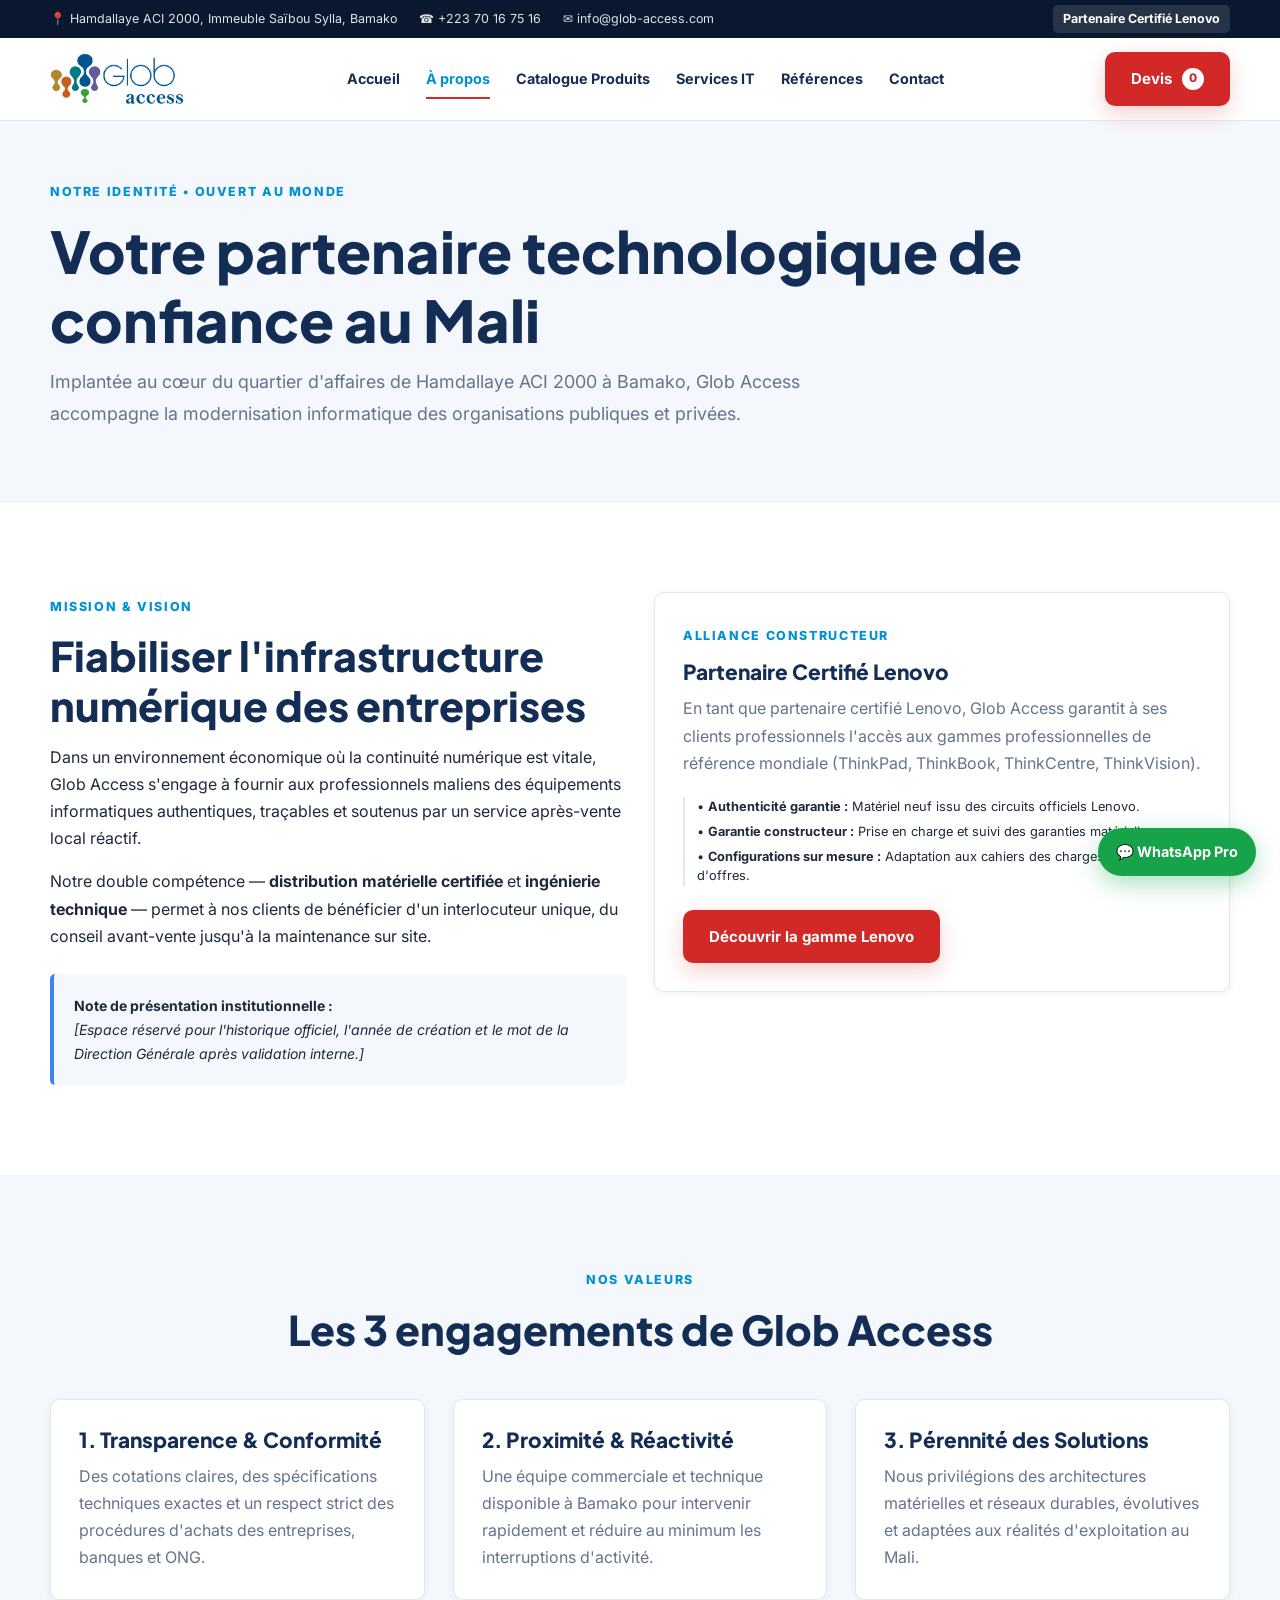
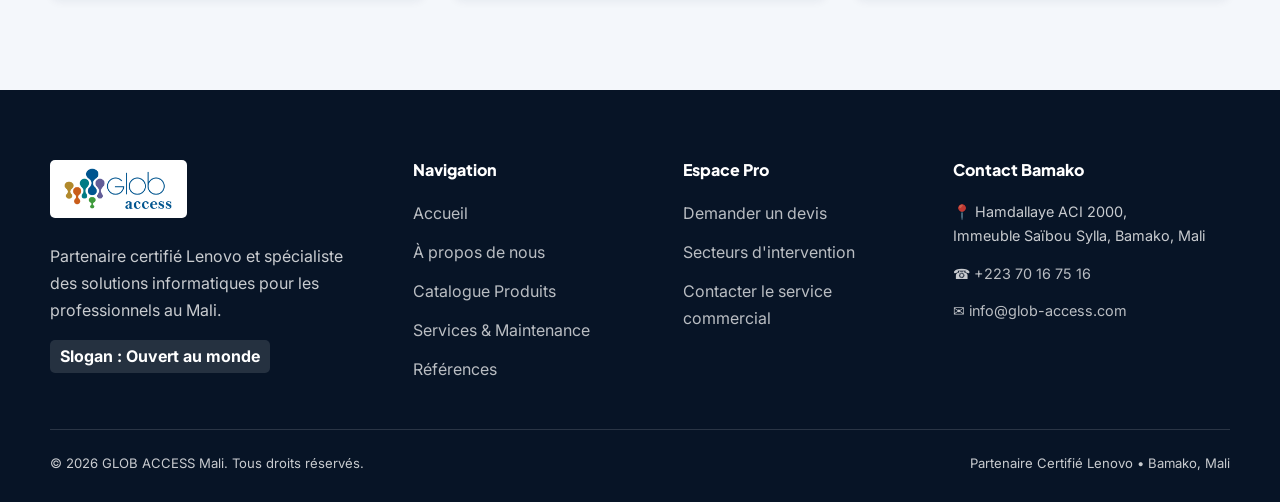
<file: a-propos.html>
<!DOCTYPE html>
<html lang="fr">
<head>
  <meta charset="UTF-8">
  <meta name="viewport" content="width=device-width, initial-scale=1.0">
  
  <title>À Propos de GLOB ACCESS | Partenaire Informatique B2B à Bamako</title>
  <meta name="description" content="Découvrez GLOB ACCESS, entreprise informatique basée à Hamdallaye ACI 2000, Bamako. Partenaire certifié Lenovo engagé auprès des entreprises et institutions du Mali.">
  <meta name="theme-color" content="#142D55">

  <!-- Icône du site -->
  <link rel="icon" href="assets/images/logo/favicon.png" type="image/png">
  
  <link rel="preconnect" href="https://fonts.googleapis.com">
  <link rel="preconnect" href="https://fonts.gstatic.com" crossorigin>
  <link href="https://fonts.googleapis.com/css2?family=Inter:wght@400;500;600;700&family=Plus+Jakarta+Sans:wght@600;700;800&display=swap" rel="stylesheet">

  <link rel="stylesheet" href="css/reset.css">
  <link rel="stylesheet" href="css/variables.css">
  <link rel="stylesheet" href="css/style.css">
  <link rel="stylesheet" href="css/components.css">
</head>
<body>

  <!-- BARRE SUPÉRIEURE -->
  <div class="top-bar">
    <div class="container top-bar-inner">
      <div class="top-bar-contacts">
        <span>📍 Hamdallaye ACI 2000, Immeuble Saïbou Sylla, Bamako</span>
        <a href="tel:+22370167516">☎ +223 70 16 75 16</a>
        <a href="mailto:info@glob-access.com">✉ info@glob-access.com</a>
      </div>
      <div>
        <span class="partner-tag">Partenaire Certifié Lenovo</span>
      </div>
    </div>
  </div>

  <!-- EN-TÊTE -->
  <header class="site-header">
    <div class="container header-inner">
      <!-- LOGO OFFICIEL (avec repli automatique sur le texte) -->
      <a href="index.html" class="logo-link" aria-label="Accueil GLOB ACCESS">
        <img src="assets/images/logo/logo-glob-access.png" 
             alt="Logo GLOB ACCESS - Ouvert au monde" 
             style="height: 52px; width: auto;"
             onerror="this.style.display='none'; document.getElementById('fallback-logo-text').style.display='flex';">
        <div class="logo-text" id="fallback-logo-text" style="display: none;">
          <span class="logo-name">GLOB <span style="color: var(--color-accent);">ACCESS</span></span>
          <span class="logo-tagline">OUVERT AU MONDE</span>
        </div>
      </a>

      <nav class="main-nav" id="main-nav" aria-label="Navigation principale">
        <ul>
          <li><a href="index.html">Accueil</a></li>
          <li><a href="a-propos.html" class="active">À propos</a></li>
          <li><a href="produits.html">Catalogue Produits</a></li>
          <li><a href="services.html">Services IT</a></li>
          <li><a href="references.html">Références</a></li>
          <li><a href="contact.html">Contact</a></li>
        </ul>
      </nav>

      <div class="header-actions">
        <a href="devis.html" class="btn btn-primary">
          Devis <span class="quote-badge-count" id="header-quote-count">0</span>
        </a>
        <button class="mobile-menu-toggle" id="mobile-menu-btn" type="button" aria-label="Ouvrir le menu" aria-expanded="false">
          ☰
        </button>
      </div>
    </div>
  </header>

  <!-- CONTENU PRINCIPAL -->
  <main>
    <section class="section-alt" style="padding-block: 3.5rem; border-bottom: 1px solid var(--color-border);">
      <div class="container">
        <span class="eyebrow">Notre Identité • Ouvert au monde</span>
        <h1>Votre partenaire technologique de confiance au Mali</h1>
        <p class="lead" style="max-width: 760px; margin-top: 0.75rem;">
          Implantée au cœur du quartier d'affaires de Hamdallaye ACI 2000 à Bamako, Glob Access accompagne la modernisation informatique des organisations publiques et privées.
        </p>
      </div>
    </section>

    <section class="section">
      <div class="container grid-2" style="align-items: start;">
        <div>
          <span class="eyebrow">Mission & Vision</span>
          <h2>Fiabiliser l'infrastructure numérique des entreprises</h2>
          <p style="margin-bottom: 1rem;">
            Dans un environnement économique où la continuité numérique est vitale, Glob Access s'engage à fournir aux professionnels maliens des équipements informatiques authentiques, traçables et soutenus par un service après-vente local réactif.
          </p>
          <p style="margin-bottom: 1.5rem;">
            Notre double compétence — <strong>distribution matérielle certifiée</strong> et <strong>ingénierie technique</strong> — permet à nos clients de bénéficier d'un interlocuteur unique, du conseil avant-vente jusqu'à la maintenance sur site.
          </p>
          
          <!-- Encart de gouvernance : à compléter avec la direction -->
          <div style="background-color: var(--color-bg-alt); border-left: 4px solid var(--color-secondary); padding: 1.25rem; border-radius: var(--radius-sm); font-size: var(--text-sm);">
            <strong>Note de présentation institutionnelle :</strong><br>
            <em>[Espace réservé pour l'historique officiel, l'année de création et le mot de la Direction Générale après validation interne.]</em>
          </div>
        </div>

        <div class="quote-box">
          <span class="eyebrow">Alliance Constructeur</span>
          <h3>Partenaire Certifié Lenovo</h3>
          <p style="color: var(--color-text-muted); margin-bottom: 1.25rem;">
            En tant que partenaire certifié Lenovo, Glob Access garantit à ses clients professionnels l'accès aux gammes professionnelles de référence mondiale (ThinkPad, ThinkBook, ThinkCentre, ThinkVision).
          </p>
          <ul class="product-specs" style="margin-bottom: 1.5rem;">
            <li>• <strong>Authenticité garantie :</strong> Matériel neuf issu des circuits officiels Lenovo.</li>
            <li>• <strong>Garantie constructeur :</strong> Prise en charge et suivi des garanties matérielles.</li>
            <li>• <strong>Configurations sur mesure :</strong> Adaptation aux cahiers des charges des appels d'offres.</li>
          </ul>
          <a href="produits.html" class="btn btn-primary">Découvrir la gamme Lenovo</a>
        </div>
      </div>
    </section>

    <!-- NOS ENGAGEMENTS -->
    <section class="section section-alt">
      <div class="container">
        <div class="section-header centered">
          <span class="eyebrow">Nos Valeurs</span>
          <h2>Les 3 engagements de Glob Access</h2>
        </div>

        <div class="grid-3">
          <div class="quote-box">
            <h3>1. Transparence & Conformité</h3>
            <p style="color: var(--color-text-muted); margin-bottom: 0;">
              Des cotations claires, des spécifications techniques exactes et un respect strict des procédures d'achats des entreprises, banques et ONG.
            </p>
          </div>
          <div class="quote-box">
            <h3>2. Proximité & Réactivité</h3>
            <p style="color: var(--color-text-muted); margin-bottom: 0;">
              Une équipe commerciale et technique disponible à Bamako pour intervenir rapidement et réduire au minimum les interruptions d'activité.
            </p>
          </div>
          <div class="quote-box">
            <h3>3. Pérennité des Solutions</h3>
            <p style="color: var(--color-text-muted); margin-bottom: 0;">
              Nous privilégions des architectures matérielles et réseaux durables, évolutives et adaptées aux réalités d'exploitation au Mali.
            </p>
          </div>
        </div>
      </div>
    </section>
  </main>

  <!-- PIED DE PAGE -->
  <footer class="site-footer">
    <div class="container">
      <div class="footer-grid">
        <div>
          <a href="index.html" style="display: inline-block; background-color: #FFFFFF; padding: 8px 14px; border-radius: var(--radius-sm); margin-bottom: 1rem;" aria-label="Accueil GLOB ACCESS">
            <img src="assets/images/logo/logo-glob-access.png" 
                 alt="Logo GLOB ACCESS - Ouvert au monde" 
                 style="height: 42px; width: auto;"
                 onerror="this.style.display='none'; this.parentElement.style.backgroundColor='transparent'; this.parentElement.style.padding='0'; this.nextElementSibling.style.display='inline-block';">
            <span class="footer-logo" style="display: none; color: #FFFFFF; font-weight: 800;">GLOB ACCESS</span>
          </a>
          <p style="margin-bottom: 1rem;">Partenaire certifié Lenovo et spécialiste des solutions informatiques pour les professionnels au Mali.</p>
          <span class="partner-tag">Slogan : Ouvert au monde</span>
        </div>

        <div>
          <h4 class="footer-title">Navigation</h4>
          <ul class="footer-links">
            <li><a href="index.html">Accueil</a></li>
            <li><a href="a-propos.html">À propos de nous</a></li>
            <li><a href="produits.html">Catalogue Produits</a></li>
            <li><a href="services.html">Services & Maintenance</a></li>
            <li><a href="references.html">Références</a></li>
          </ul>
        </div>

        <div>
          <h4 class="footer-title">Espace Pro</h4>
          <ul class="footer-links">
            <li><a href="devis.html">Demander un devis</a></li>
            <li><a href="references.html">Secteurs d'intervention</a></li>
            <li><a href="contact.html">Contacter le service commercial</a></li>
          </ul>
        </div>

        <div>
          <h4 class="footer-title">Contact Bamako</h4>
          <p class="footer-contact-item">📍 Hamdallaye ACI 2000,<br>Immeuble Saïbou Sylla, Bamako, Mali</p>
          <p class="footer-contact-item">☎ <a href="tel:+22370167516">+223 70 16 75 16</a></p>
          <p class="footer-contact-item">✉ <a href="mailto:info@glob-access.com">info@glob-access.com</a></p>
        </div>
      </div>

      <div class="footer-bottom">
        <p>© <span class="current-year">2026</span> GLOB ACCESS Mali. Tous droits réservés.</p>
        <p>Partenaire Certifié Lenovo • Bamako, Mali</p>
      </div>
    </div>
  </footer>

  <a href="https://wa.me/22370167516?text=Bonjour%20GLOB%20ACCESS,%20je%20souhaite%20en%20savoir%20plus%20sur%20votre%20entreprise." class="whatsapp-float" target="_blank" rel="noopener noreferrer">
    💬 WhatsApp Pro
  </a>

  <script src="js/main.js"></script>

  <!-- CODE DE SUIVI HUBSPOT CRM (Remplace TON_ID_HUBSPOT par ton identifiant HubSpot) -->
  <!-- <script type="text/javascript" id="hs-script-loader" async defer src="//js.hs-scripts.com/TON_ID_HUBSPOT.js"></script> -->
</body>
</html>
</file>
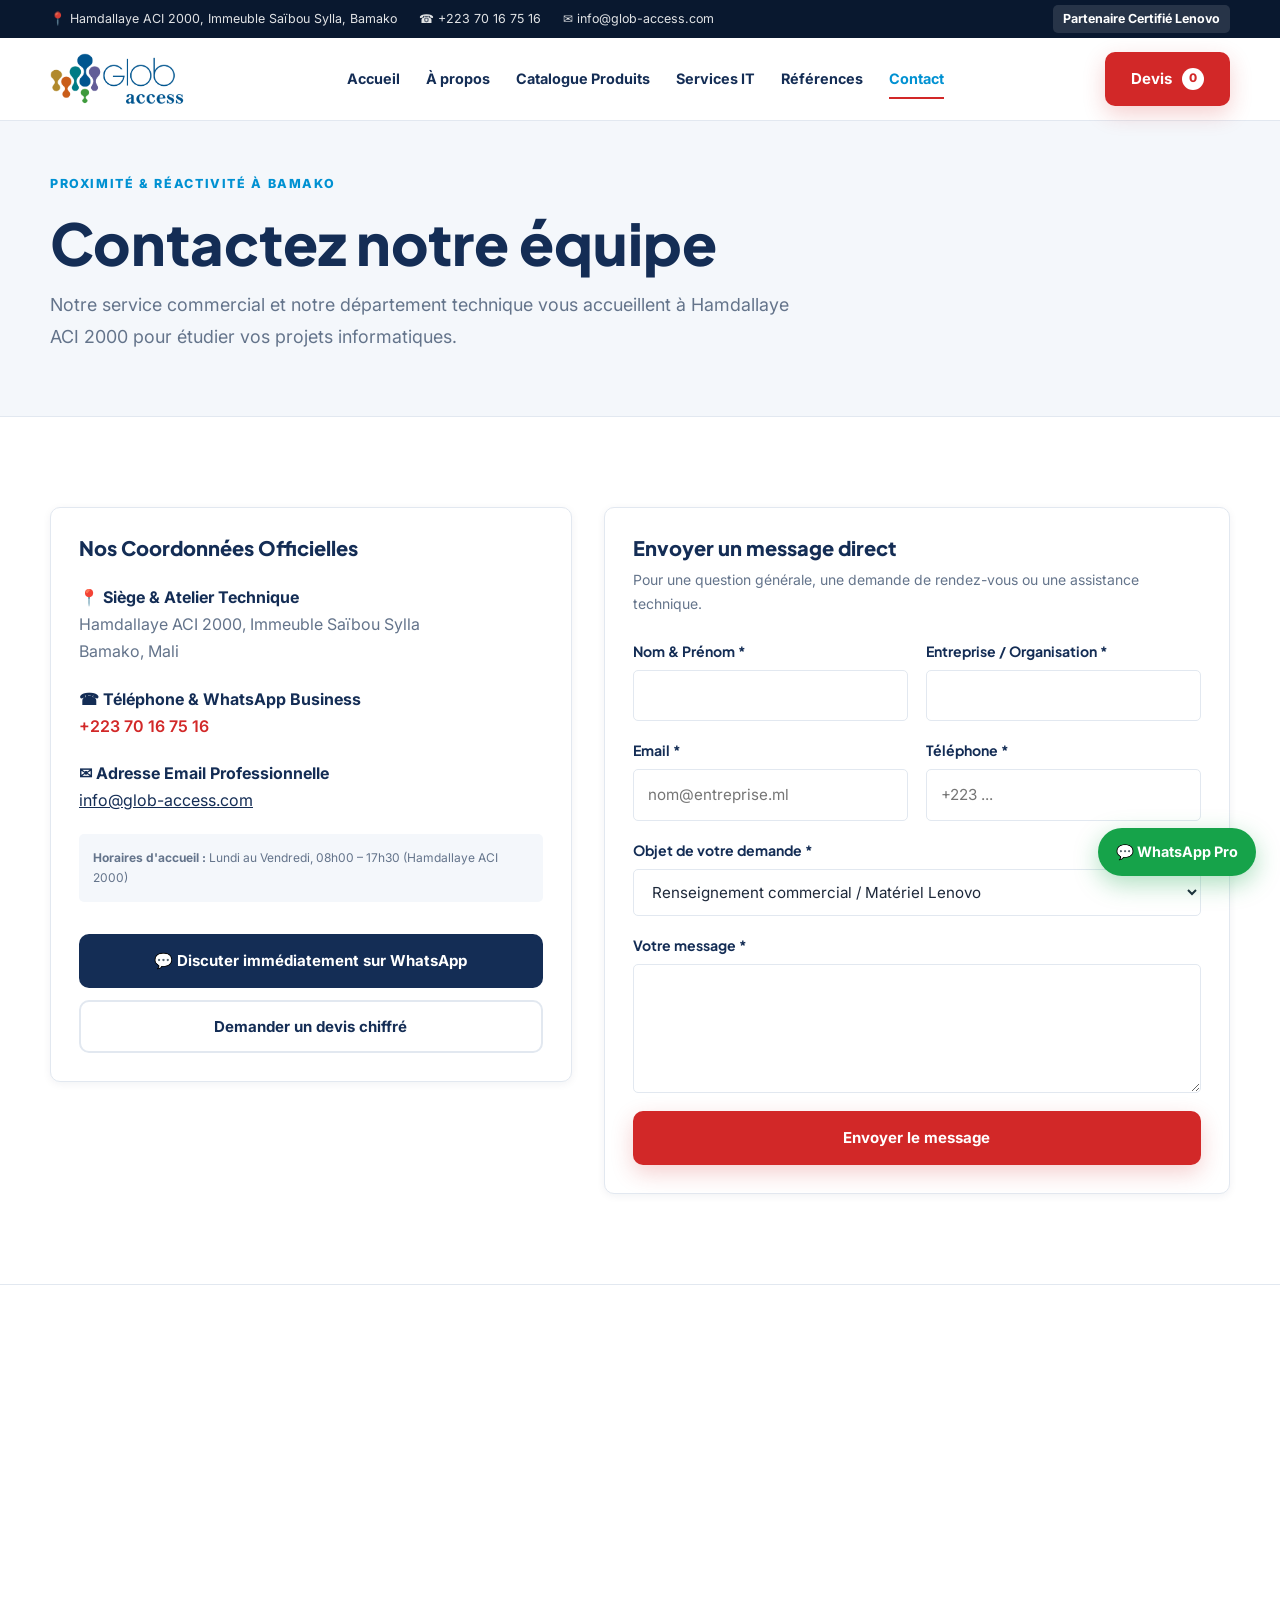
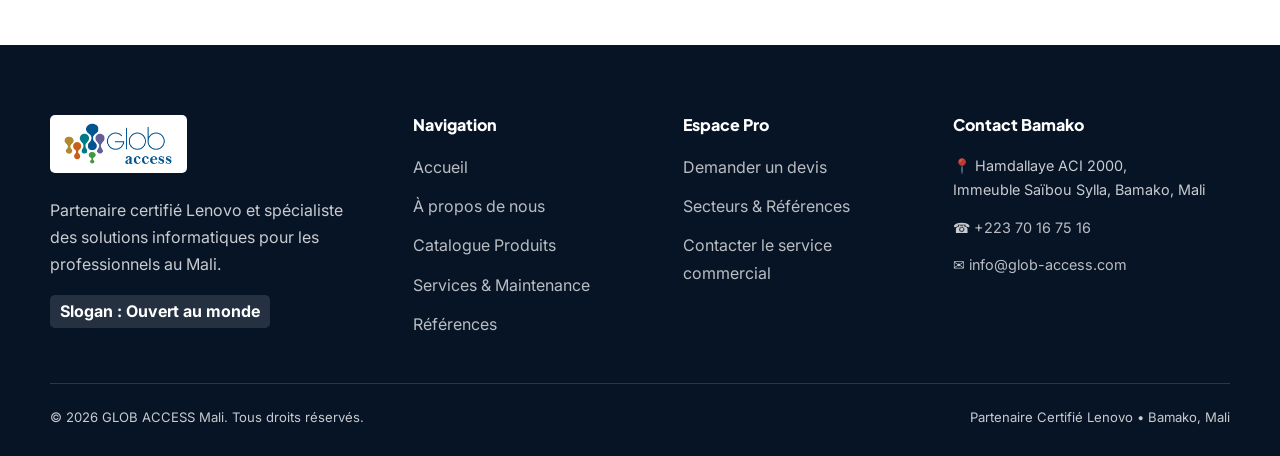
<file: contact.html>
<!DOCTYPE html>
<html lang="fr">
<head>
  <meta charset="UTF-8">
  <meta name="viewport" content="width=device-width, initial-scale=1.0">
  
  <title>Contact & Localisation à Bamako (ACI 2000) | GLOB ACCESS</title>
  <meta name="description" content="Contactez GLOB ACCESS à Bamako : Hamdallaye ACI 2000, Immeuble Saïbou Sylla. Téléphone & WhatsApp : +223 70 16 75 16. Email : info@glob-access.com.">
  <meta name="theme-color" content="#142D55">

  <link rel="icon" href="assets/images/logo/favicon.png" type="image/png">
  
  <link rel="preconnect" href="https://fonts.googleapis.com">
  <link rel="preconnect" href="https://fonts.gstatic.com" crossorigin>
  <link href="https://fonts.googleapis.com/css2?family=Inter:wght@400;500;600;700&family=Plus+Jakarta+Sans:wght@600;700;800&display=swap" rel="stylesheet">

  <link rel="stylesheet" href="css/reset.css">
  <link rel="stylesheet" href="css/variables.css">
  <link rel="stylesheet" href="css/style.css">
  <link rel="stylesheet" href="css/components.css">
</head>
<body>

  <!-- BARRE SUPÉRIEURE -->
  <div class="top-bar">
    <div class="container top-bar-inner">
      <div class="top-bar-contacts">
        <span>📍 Hamdallaye ACI 2000, Immeuble Saïbou Sylla, Bamako</span>
        <a href="tel:+22370167516">☎ +223 70 16 75 16</a>
        <a href="mailto:info@glob-access.com">✉ info@glob-access.com</a>
      </div>
      <div>
        <span class="partner-tag">Partenaire Certifié Lenovo</span>
      </div>
    </div>
  </div>

  <!-- EN-TÊTE -->
  <header class="site-header">
    <div class="container header-inner">
      <a href="index.html" class="logo-link" aria-label="Accueil GLOB ACCESS">
        <img src="assets/images/logo/logo-glob-access.png" 
             alt="Logo GLOB ACCESS - Ouvert au monde" 
             style="height: 52px; width: auto;"
             onerror="this.style.display='none'; document.getElementById('fallback-logo-text').style.display='flex';">
        <div class="logo-text" id="fallback-logo-text" style="display: none;">
          <span class="logo-name">GLOB <span style="color: var(--color-accent);">ACCESS</span></span>
          <span class="logo-tagline">OUVERT AU MONDE</span>
        </div>
      </a>

      <nav class="main-nav" id="main-nav" aria-label="Navigation principale">
        <ul>
          <li><a href="index.html">Accueil</a></li>
          <li><a href="a-propos.html">À propos</a></li>
          <li><a href="produits.html">Catalogue Produits</a></li>
          <li><a href="services.html">Services IT</a></li>
          <li><a href="references.html">Références</a></li>
          <li><a href="contact.html" class="active">Contact</a></li>
        </ul>
      </nav>

      <div class="header-actions">
        <a href="devis.html" class="btn btn-primary">
          Devis <span class="quote-badge-count" id="header-quote-count">0</span>
        </a>
        <button class="mobile-menu-toggle" id="mobile-menu-btn" type="button" aria-label="Ouvrir le menu" aria-expanded="false">
          ☰
        </button>
      </div>
    </div>
  </header>

  <!-- CONTENU PRINCIPAL -->
  <main>
    <section class="section-alt" style="padding-block: 3rem; border-bottom: 1px solid var(--color-border);">
      <div class="container">
        <span class="eyebrow">Proximité & Réactivité à Bamako</span>
        <h1>Contactez notre équipe</h1>
        <p class="lead" style="max-width: 750px; margin-top: 0.75rem;">
          Notre service commercial et notre département technique vous accueillent à Hamdallaye ACI 2000 pour étudier vos projets informatiques.
        </p>
      </div>
    </section>

    <section class="section">
      <div class="container quote-layout">
        
        <!-- COORDONNÉES DIRECTES -->
        <div class="quote-box">
          <h2 style="font-size: var(--text-xl); margin-bottom: 1.5rem;">Nos Coordonnées Officielles</h2>
          
          <div style="display: flex; flex-direction: column; gap: 1.25rem; margin-bottom: 2rem;">
            <div>
              <strong style="color: var(--color-primary); display: block;">📍 Siège & Atelier Technique</strong>
              <span style="color: var(--color-text-muted);">Hamdallaye ACI 2000, Immeuble Saïbou Sylla<br>Bamako, Mali</span>
            </div>

            <div>
              <strong style="color: var(--color-primary); display: block;">☎ Téléphone & WhatsApp Business</strong>
              <a href="tel:+22370167516" style="color: var(--color-accent); font-weight: 600;">+223 70 16 75 16</a>
            </div>

            <div>
              <strong style="color: var(--color-primary); display: block;">✉ Adresse Email Professionnelle</strong>
              <a href="mailto:info@glob-access.com" style="color: var(--color-primary); text-decoration: underline;">info@glob-access.com</a>
            </div>

            <div style="background: var(--color-bg-alt); padding: 0.85rem; border-radius: var(--radius-sm); font-size: var(--text-xs); color: var(--color-text-muted);">
              <strong>Horaires d'accueil :</strong> Lundi au Vendredi, 08h00 – 17h30 (Hamdallaye ACI 2000)
            </div>
          </div>

          <div style="display: flex; flex-direction: column; gap: 0.75rem;">
            <a href="https://wa.me/22370167516?text=Bonjour%20GLOB%20ACCESS,%20je%20souhaite%20prendre%20contact%20avec%20vous." target="_blank" rel="noopener noreferrer" class="btn btn-secondary">
              💬 Discuter immédiatement sur WhatsApp
            </a>
            <a href="devis.html" class="btn btn-outline">
              Demander un devis chiffré
            </a>
          </div>
        </div>

        <!-- FORMULAIRE DE CONTACT RAPIDE CONNECTÉ À HUBSPOT (149621611) -->
        <div class="quote-box">
          <h2 style="font-size: var(--text-xl); margin-bottom: 0.5rem;">Envoyer un message direct</h2>
          <p style="font-size: var(--text-sm); color: var(--color-text-muted); margin-bottom: 1.5rem;">
            Pour une question générale, une demande de rendez-vous ou une assistance technique.
          </p>

          <form id="contact-quick-form" name="Contact Direct - Glob Access">
            <div class="hp-field" aria-hidden="true">
              <input type="text" name="website_url_contact" tabindex="-1" autocomplete="off">
            </div>

            <div class="form-grid">
              <div class="form-group">
                <label for="contact-name">Nom & Prénom *</label>
                <input type="text" id="contact-name" name="firstname" class="form-control" required>
              </div>
              <div class="form-group">
                <label for="contact-company">Entreprise / Organisation *</label>
                <input type="text" id="contact-company" name="company" class="form-control" required>
              </div>
            </div>

            <div class="form-grid">
              <div class="form-group">
                <label for="contact-email">Email *</label>
                <input type="email" id="contact-email" name="email" class="form-control" placeholder="nom@entreprise.ml" required>
              </div>
              <div class="form-group">
                <label for="contact-phone">Téléphone *</label>
                <input type="tel" id="contact-phone" name="phone" class="form-control" placeholder="+223 ..." required>
              </div>
            </div>

            <div class="form-group">
              <label for="contact-subject">Objet de votre demande *</label>
              <select id="contact-subject" name="subject" class="form-control" required>
                <option value="Renseignement commercial / Matériel Lenovo">Renseignement commercial / Matériel Lenovo</option>
                <option value="Maintenance informatique & SAV">Maintenance informatique & SAV</option>
                <option value="Partenariat / Appel d'offres">Partenariat / Appel d'offres</option>
                <option value="Autre demande">Autre demande</option>
              </select>
            </div>

            <div class="form-group">
              <label for="contact-message">Votre message *</label>
              <textarea id="contact-message" name="message" rows="4" class="form-control" required></textarea>
            </div>

            <button type="submit" class="btn btn-primary" style="width: 100%;">
              Envoyer le message
            </button>

            <div id="contact-feedback" class="form-feedback" role="alert"></div>
          </form>
        </div>

      </div>
    </section>

    <!-- CARTE GOOGLE MAPS (HAMDALLAYE ACI 2000, BAMAKO) -->
    <section style="border-top: 1px solid var(--color-border);">
      <iframe
        title="Localisation GLOB ACCESS Hamdallaye ACI 2000 Bamako"
        src="https://www.google.com/maps?q=Hamdallaye+ACI+2000,+Bamako,+Mali&output=embed"
        width="100%"
        height="360"
        style="border:0; display: block;"
        loading="lazy"
        referrerpolicy="no-referrer-when-downgrade">
      </iframe>
    </section>
  </main>

  <!-- PIED DE PAGE -->
  <footer class="site-footer">
    <div class="container">
      <div class="footer-grid">
        <div>
          <a href="index.html" style="display: inline-block; background-color: #FFFFFF; padding: 8px 14px; border-radius: var(--radius-sm); margin-bottom: 1rem;" aria-label="Accueil GLOB ACCESS">
            <img src="assets/images/logo/logo-glob-access.png" alt="Logo GLOB ACCESS - Ouvert au monde" style="height: 42px; width: auto;">
          </a>
          <p style="margin-bottom: 1rem;">Partenaire certifié Lenovo et spécialiste des solutions informatiques pour les professionnels au Mali.</p>
          <span class="partner-tag">Slogan : Ouvert au monde</span>
        </div>

        <div>
          <h4 class="footer-title">Navigation</h4>
          <ul class="footer-links">
            <li><a href="index.html">Accueil</a></li>
            <li><a href="a-propos.html">À propos de nous</a></li>
            <li><a href="produits.html">Catalogue Produits</a></li>
            <li><a href="services.html">Services & Maintenance</a></li>
            <li><a href="references.html">Références</a></li>
          </ul>
        </div>

        <div>
          <h4 class="footer-title">Espace Pro</h4>
          <ul class="footer-links">
            <li><a href="devis.html">Demander un devis</a></li>
            <li><a href="references.html">Secteurs & Références</a></li>
            <li><a href="contact.html">Contacter le service commercial</a></li>
          </ul>
        </div>

        <div>
          <h4 class="footer-title">Contact Bamako</h4>
          <p class="footer-contact-item">📍 Hamdallaye ACI 2000,<br>Immeuble Saïbou Sylla, Bamako, Mali</p>
          <p class="footer-contact-item">☎ <a href="tel:+22370167516">+223 70 16 75 16</a></p>
          <p class="footer-contact-item">✉ <a href="mailto:info@glob-access.com">info@glob-access.com</a></p>
        </div>
      </div>

      <div class="footer-bottom">
        <p>© <span class="current-year">2026</span> GLOB ACCESS Mali. Tous droits réservés.</p>
        <p>Partenaire Certifié Lenovo • Bamako, Mali</p>
      </div>
    </div>
  </footer>

  <a href="https://wa.me/22370167516?text=Bonjour%20GLOB%20ACCESS,%20je%20souhaite%20prendre%20contact%20avec%20vous." class="whatsapp-float" target="_blank" rel="noopener noreferrer">
    💬 WhatsApp Pro
  </a>

  <script src="js/main.js"></script>
  <script>
    // Synchronisation du compteur de panier dans l'en-tête
    try {
      const q = JSON.parse(localStorage.getItem("globAccessQuote") || "[]");
      const count = Array.isArray(q) ? q.reduce((s, i) => s + (Number(i.quantity) || 0), 0) : 0;
      const badge = document.getElementById("header-quote-count");
      if (badge) badge.textContent = count;
    } catch (e) {}

    // Transmission directe du formulaire de contact rapide vers HubSpot CRM (149621611)
    document.getElementById("contact-quick-form").addEventListener("submit", async function(e) {
      e.preventDefault();
      if (this.website_url_contact.value !== "") return;

      const btn = this.querySelector('[type="submit"]');
      const originalText = btn.textContent;
      btn.disabled = true;
      btn.textContent = "Envoi en cours...";

      const fullName = document.getElementById("contact-name").value.trim();
      const nameParts = fullName.split(" ");
      const firstName = nameParts[0] || fullName;
      const lastName = nameParts.slice(1).join(" ") || "-";
      const company = document.getElementById("contact-company").value.trim();
      const email = document.getElementById("contact-email").value.trim();
      const phone = document.getElementById("contact-phone").value.trim();
      const subject = document.getElementById("contact-subject").value;
      const rawMessage = document.getElementById("contact-message").value.trim();

      const fullMessage = `[CONTACT RAPIDE - OBJET : ${subject}]\n\n${rawMessage}`;

      try {
        const multipartData = new FormData();
        multipartData.append("company", company);
        multipartData.append("firstname", firstName);
        multipartData.append("lastname", lastName);
        multipartData.append("email", email);
        multipartData.append("phone", phone);
        multipartData.append("message", fullMessage);
        multipartData.append(
          "hs_context",
          JSON.stringify({
            hutk: document.cookie.replace(/(?:(?:^|.*;\s*)hubspotutk\s*\=\s*([^;]*).*$)|^.*$/, "$1") || undefined,
            pageUrl: window.location.href,
            pageName: document.title
          })
        );

        await fetch(
          "https://forms-eu1.hsforms.com/submissions/v3/public/submit/formsnext/multipart/149621611/f2425af3-f47d-4b5e-a1df-5fa1c608918b",
          {
            method: "POST",
            mode: "no-cors",
            body: multipartData
          }
        );
      } catch (err) {
        console.warn("Erreur transmission HubSpot :", err);
      }

      const fb = document.getElementById("contact-feedback");
      fb.className = "form-feedback success";
      fb.style.display = "block";
      fb.innerHTML = `<strong>✔️ Message envoyé, ${firstName} !</strong> Votre demande (${subject}) a bien été transmise à l'équipe GLOB ACCESS à Bamako.`;
      this.reset();

      btn.disabled = false;
      btn.textContent = originalText;
    });
  </script>

  <!-- CODE DE SUIVI HUBSPOT CRM ACTIF (149621611) -->
  <script type="text/javascript" id="hs-script-loader" async defer src="//js-eu1.hs-scripts.com/149621611.js"></script>
</body>
</html>
</file>
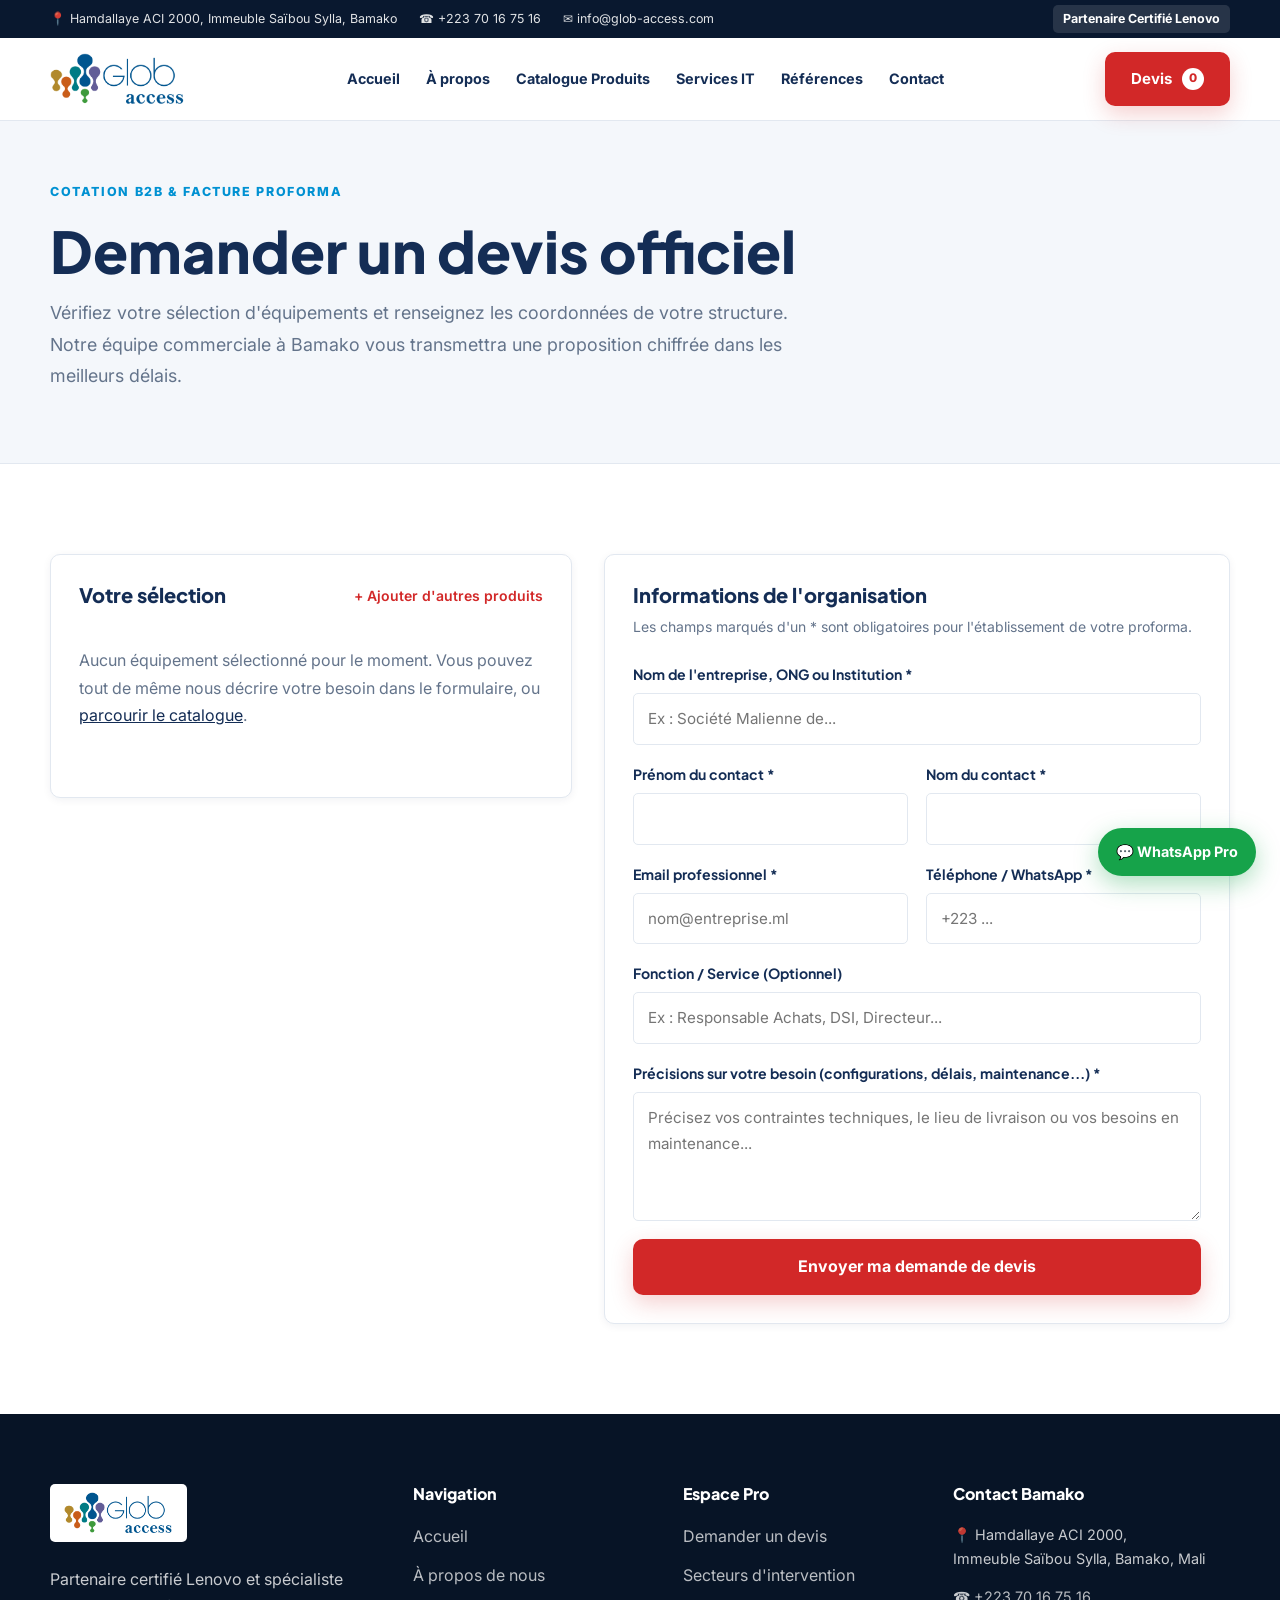
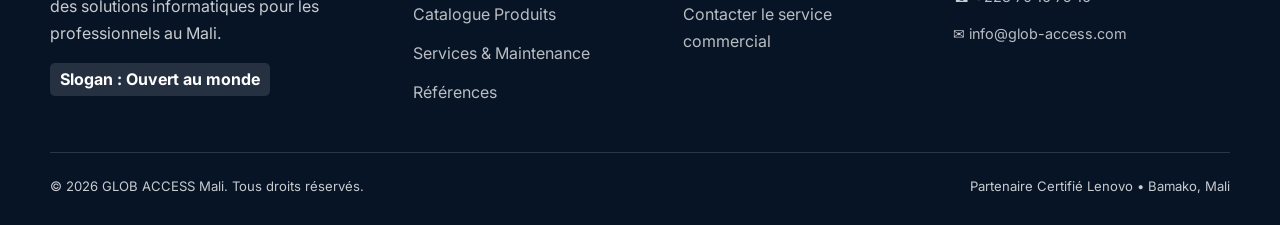
<file: devis.html>
<!DOCTYPE html>
<html lang="fr">
<head>
  <meta charset="UTF-8">
  <meta name="viewport" content="width=device-width, initial-scale=1.0">
  
  <title>Demande de Devis Entreprise | GLOB ACCESS Bamako</title>
  <meta name="description" content="Demandez une facture proforma ou une cotation officielle pour vos équipements informatiques Lenovo et prestations IT à Bamako.">
  <meta name="theme-color" content="#142D55">

  <link rel="icon" href="assets/images/logo/favicon.png" type="image/png">
  
  <link rel="preconnect" href="https://fonts.googleapis.com">
  <link rel="preconnect" href="https://fonts.gstatic.com" crossorigin>
  <link href="https://fonts.googleapis.com/css2?family=Inter:wght@400;500;600;700&family=Plus+Jakarta+Sans:wght@600;700;800&display=swap" rel="stylesheet">

  <link rel="stylesheet" href="css/reset.css">
  <link rel="stylesheet" href="css/variables.css">
  <link rel="stylesheet" href="css/style.css">
  <link rel="stylesheet" href="css/components.css">
</head>
<body>

  <!-- BARRE SUPÉRIEURE -->
  <div class="top-bar">
    <div class="container top-bar-inner">
      <div class="top-bar-contacts">
        <span>📍 Hamdallaye ACI 2000, Immeuble Saïbou Sylla, Bamako</span>
        <a href="tel:+22370167516">☎ +223 70 16 75 16</a>
        <a href="mailto:info@glob-access.com">✉ info@glob-access.com</a>
      </div>
      <div>
        <span class="partner-tag">Partenaire Certifié Lenovo</span>
      </div>
    </div>
  </div>

  <!-- EN-TÊTE -->
  <header class="site-header">
    <div class="container header-inner">
      <a href="index.html" class="logo-link" aria-label="Accueil GLOB ACCESS">
        <img 
          src="assets/images/logo/logo-glob-access.png" 
          alt="Logo GLOB ACCESS - Ouvert au monde" 
          style="height: 52px; width: auto;"
          onerror="this.style.display='none'; document.getElementById('header-logo-fallback').style.display='flex';"
        >
        <div class="logo-text" id="header-logo-fallback" style="display: none;">
          <span class="logo-name">GLOB <span style="color: var(--color-accent);">ACCESS</span></span>
          <span class="logo-tagline">OUVERT AU MONDE</span>
        </div>
      </a>

      <nav class="main-nav" id="main-nav" aria-label="Navigation principale">
        <ul>
          <li><a href="index.html">Accueil</a></li>
          <li><a href="a-propos.html">À propos</a></li>
          <li><a href="produits.html">Catalogue Produits</a></li>
          <li><a href="services.html">Services IT</a></li>
          <li><a href="references.html">Références</a></li>
          <li><a href="contact.html">Contact</a></li>
        </ul>
      </nav>

      <div class="header-actions">
        <a href="devis.html" class="btn btn-primary">
          Devis <span class="quote-badge-count" id="header-quote-count">0</span>
        </a>
        <button class="mobile-menu-toggle" id="mobile-menu-btn" type="button" aria-label="Ouvrir le menu" aria-expanded="false">
          ☰
        </button>
      </div>
    </div>
  </header>

  <!-- CONTENU PRINCIPAL -->
  <main>
    <section class="section-alt" style="padding-block: 3.5rem; border-bottom: 1px solid var(--color-border);">
      <div class="container">
        <span class="eyebrow">Cotation B2B & Facture Proforma</span>
        <h1>Demander un devis officiel</h1>
        <p class="lead" style="max-width: 750px; margin-top: 0.75rem;">
          Vérifiez votre sélection d'équipements et renseignez les coordonnées de votre structure. Notre équipe commerciale à Bamako vous transmettra une proposition chiffrée dans les meilleurs délais.
        </p>
      </div>
    </section>

    <section class="section">
      <div class="container quote-layout">
        
        <!-- COLONNE 1 : RÉCAPITULATIF DES PRODUITS SÉLECTIONNÉS -->
        <div class="quote-box">
          <div style="display: flex; justify-content: space-between; align-items: center; margin-bottom: 1rem;">
            <h2 style="font-size: var(--text-xl); margin-bottom: 0;">Votre sélection</h2>
            <a href="produits.html" style="font-size: var(--text-sm); color: var(--color-accent); font-weight: 600;">+ Ajouter d'autres produits</a>
          </div>
          
          <div id="quote-items-container">
            <!-- Rempli automatiquement par devis-manager.js -->
          </div>
        </div>

        <!-- COLONNE 2 : FORMULAIRE B2B CAPTÉ PAR HUBSPOT -->
        <div class="quote-box">
          <h2 style="font-size: var(--text-xl); margin-bottom: 0.5rem;">Informations de l'organisation</h2>
          <p style="font-size: var(--text-sm); color: var(--color-text-muted); margin-bottom: 1.5rem;">
            Les champs marqués d'un * sont obligatoires pour l'établissement de votre proforma.
          </p>

          <form id="b2b-quote-form" name="Demande de devis - Glob Access">
            <div class="hp-field" aria-hidden="true">
              <label for="website_url">Ne pas remplir ce champ</label>
              <input type="text" id="website_url" name="website_url" tabindex="-1" autocomplete="off">
            </div>

            <input type="hidden" id="hubspot_quote_items" name="quote_items">

            <div class="form-group">
              <label for="company">Nom de l'entreprise, ONG ou Institution *</label>
              <input type="text" id="company" name="company" class="form-control" placeholder="Ex : Société Malienne de..." required>
            </div>

            <div class="form-grid">
              <div class="form-group">
                <label for="firstname">Prénom du contact *</label>
                <input type="text" id="firstname" name="firstname" class="form-control" required>
              </div>
              <div class="form-group">
                <label for="lastname">Nom du contact *</label>
                <input type="text" id="lastname" name="lastname" class="form-control" required>
              </div>
            </div>

            <div class="form-grid">
              <div class="form-group">
                <label for="email">Email professionnel *</label>
                <input type="email" id="email" name="email" class="form-control" placeholder="nom@entreprise.ml" required>
              </div>
              <div class="form-group">
                <label for="phone">Téléphone / WhatsApp *</label>
                <input type="tel" id="phone" name="phone" class="form-control" placeholder="+223 ..." required>
              </div>
            </div>

            <div class="form-group">
              <label for="jobtitle">Fonction / Service (Optionnel)</label>
              <input type="text" id="jobtitle" name="jobtitle" class="form-control" placeholder="Ex : Responsable Achats, DSI, Directeur...">
            </div>

            <div class="form-group">
              <label for="message">Précisions sur votre besoin (configurations, délais, maintenance...) *</label>
              <textarea id="message" name="message" rows="4" class="form-control" placeholder="Précisez vos contraintes techniques, le lieu de livraison ou vos besoins en maintenance..." required></textarea>
            </div>

            <button type="submit" class="btn btn-primary" style="width: 100%; font-size: var(--text-base);">
              Envoyer ma demande de devis
            </button>

            <div id="form-feedback" class="form-feedback" role="alert"></div>
          </form>
        </div>

      </div>
    </section>
  </main>

  <!-- PIED DE PAGE -->
  <footer class="site-footer">
    <div class="container">
      <div class="footer-grid">
        <div>
          <a href="index.html" style="display: inline-block; background-color: #FFFFFF; padding: 8px 14px; border-radius: var(--radius-sm); margin-bottom: 1rem;" aria-label="Accueil GLOB ACCESS">
            <img 
              src="assets/images/logo/logo-glob-access.png" 
              alt="Logo GLOB ACCESS - Ouvert au monde" 
              style="height: 42px; width: auto;"
              onerror="this.style.display='none'; this.parentElement.style.backgroundColor='transparent'; this.parentElement.style.padding='0'; this.nextElementSibling.style.display='inline-block';"
            >
            <span class="footer-logo" style="display: none; color: #FFFFFF; font-weight: 800;">GLOB ACCESS</span>
          </a>
          <p style="margin-bottom: 1rem;">Partenaire certifié Lenovo et spécialiste des solutions informatiques pour les professionnels au Mali.</p>
          <span class="partner-tag">Slogan : Ouvert au monde</span>
        </div>

        <div>
          <h4 class="footer-title">Navigation</h4>
          <ul class="footer-links">
            <li><a href="index.html">Accueil</a></li>
            <li><a href="a-propos.html">À propos de nous</a></li>
            <li><a href="produits.html">Catalogue Produits</a></li>
            <li><a href="services.html">Services & Maintenance</a></li>
            <li><a href="references.html">Références</a></li>
          </ul>
        </div>

        <div>
          <h4 class="footer-title">Espace Pro</h4>
          <ul class="footer-links">
            <li><a href="devis.html">Demander un devis</a></li>
            <li><a href="references.html">Secteurs d'intervention</a></li>
            <li><a href="contact.html">Contacter le service commercial</a></li>
          </ul>
        </div>

        <div>
          <h4 class="footer-title">Contact Bamako</h4>
          <p class="footer-contact-item">📍 Hamdallaye ACI 2000,<br>Immeuble Saïbou Sylla, Bamako, Mali</p>
          <p class="footer-contact-item">☎ <a href="tel:+22370167516">+223 70 16 75 16</a></p>
          <p class="footer-contact-item">✉ <a href="mailto:info@glob-access.com">info@glob-access.com</a></p>
        </div>
      </div>

      <div class="footer-bottom">
        <p>© <span class="current-year">2026</span> GLOB ACCESS Mali. Tous droits réservés.</p>
        <p>Partenaire Certifié Lenovo • Bamako, Mali</p>
      </div>
    </div>
  </footer>

  <a href="https://wa.me/22370167516?text=Bonjour%20GLOB%20ACCESS,%20je%20souhaite%20un%20devis%20pour%20mon%20entreprise." class="whatsapp-float" target="_blank" rel="noopener noreferrer">
    💬 WhatsApp Pro
  </a>

  <script src="js/main.js?v=3"></script>
  <script src="js/devis-manager.js?v=3"></script>

  <!-- CODE DE SUIVI HUBSPOT CRM CORRIGÉ (149621611) -->
  <script type="text/javascript" id="hs-script-loader" async defer src="//js-eu1.hs-scripts.com/149621611.js"></script>
</body>
</html>
</file>
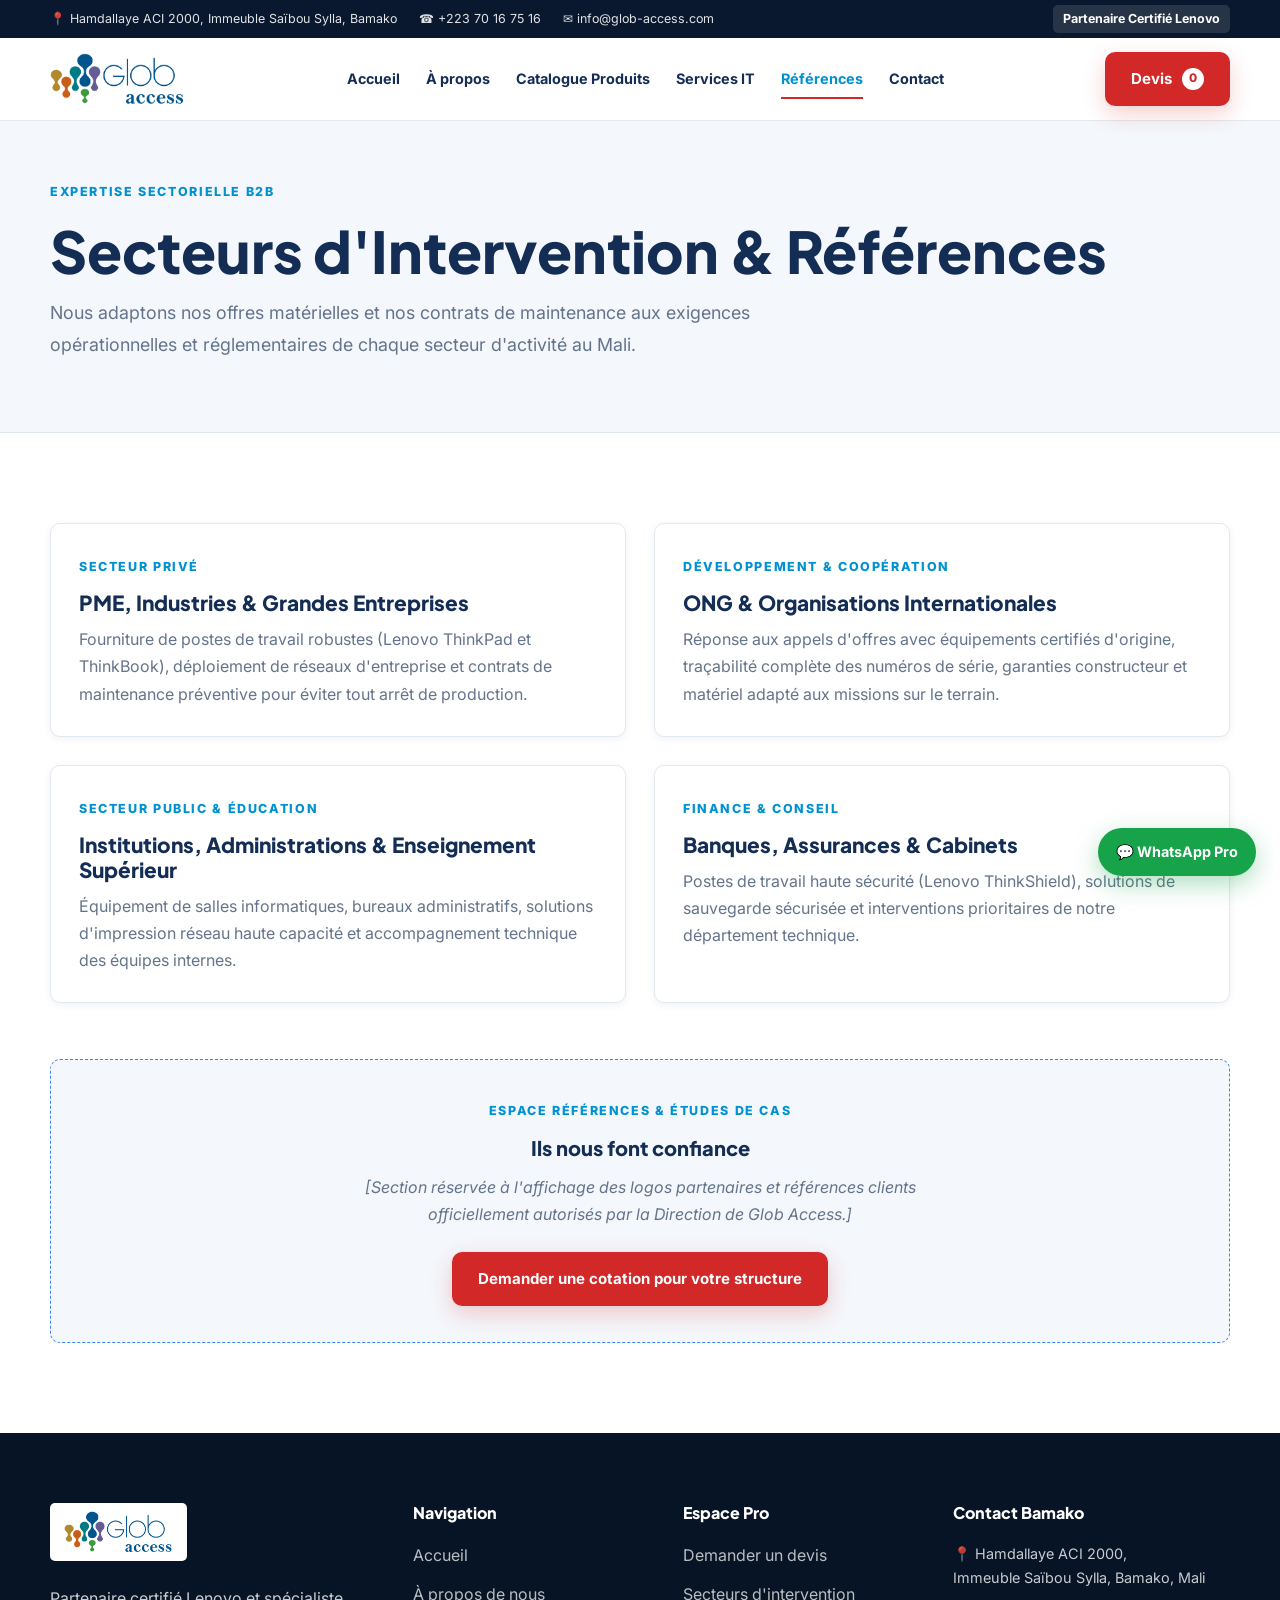
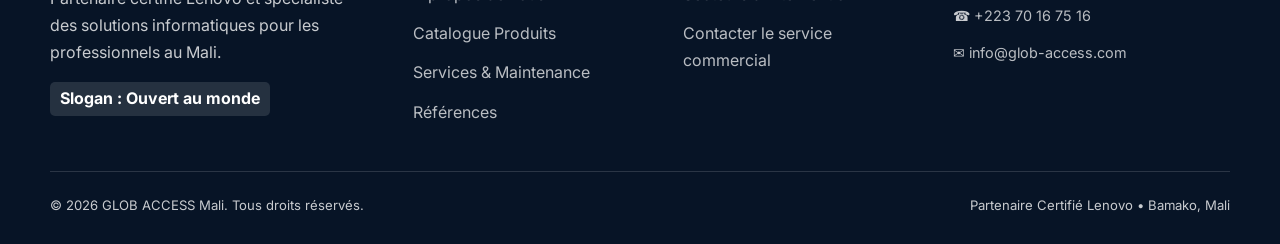
<file: references.html>
<!DOCTYPE html>
<html lang="fr">
<head>
  <meta charset="UTF-8">
  <meta name="viewport" content="width=device-width, initial-scale=1.0">
  
  <title>Secteurs d'Intervention & Références B2B | GLOB ACCESS Mali</title>
  <meta name="description" content="GLOB ACCESS accompagne les entreprises, PME, ONG, banques et institutions publiques au Mali dans l'équipement informatique Lenovo et la maintenance IT.">
  <meta name="theme-color" content="#142D55">

  <!-- Icône du site -->
  <link rel="icon" href="assets/images/logo/favicon.png" type="image/png">
  
  <link rel="preconnect" href="https://fonts.googleapis.com">
  <link rel="preconnect" href="https://fonts.gstatic.com" crossorigin>
  <link href="https://fonts.googleapis.com/css2?family=Inter:wght@400;500;600;700&family=Plus+Jakarta+Sans:wght@600;700;800&display=swap" rel="stylesheet">

  <link rel="stylesheet" href="css/reset.css">
  <link rel="stylesheet" href="css/variables.css">
  <link rel="stylesheet" href="css/style.css">
  <link rel="stylesheet" href="css/components.css">
</head>
<body>

  <!-- BARRE SUPÉRIEURE -->
  <div class="top-bar">
    <div class="container top-bar-inner">
      <div class="top-bar-contacts">
        <span>📍 Hamdallaye ACI 2000, Immeuble Saïbou Sylla, Bamako</span>
        <a href="tel:+22370167516">☎ +223 70 16 75 16</a>
        <a href="mailto:info@glob-access.com">✉ info@glob-access.com</a>
      </div>
      <div>
        <span class="partner-tag">Partenaire Certifié Lenovo</span>
      </div>
    </div>
  </div>

  <!-- EN-TÊTE -->
  <header class="site-header">
    <div class="container header-inner">
      <!-- Logo Officiel avec repli automatique -->
      <a href="index.html" class="logo-link" aria-label="Accueil GLOB ACCESS">
        <img 
          src="assets/images/logo/logo-glob-access.png" 
          alt="Logo GLOB ACCESS - Ouvert au monde" 
          style="height: 52px; width: auto;"
          onerror="this.style.display='none'; document.getElementById('header-logo-fallback').style.display='flex';"
        >
        <div class="logo-text" id="header-logo-fallback" style="display: none;">
          <span class="logo-name">GLOB <span style="color: var(--color-accent);">ACCESS</span></span>
          <span class="logo-tagline">OUVERT AU MONDE</span>
        </div>
      </a>

      <nav class="main-nav" id="main-nav" aria-label="Navigation principale">
        <ul>
          <li><a href="index.html">Accueil</a></li>
          <li><a href="a-propos.html">À propos</a></li>
          <li><a href="produits.html">Catalogue Produits</a></li>
          <li><a href="services.html">Services IT</a></li>
          <li><a href="references.html" class="active">Références</a></li>
          <li><a href="contact.html">Contact</a></li>
        </ul>
      </nav>

      <div class="header-actions">
        <a href="devis.html" class="btn btn-primary">
          Devis <span class="quote-badge-count" id="header-quote-count">0</span>
        </a>
        <button class="mobile-menu-toggle" id="mobile-menu-btn" type="button" aria-label="Ouvrir le menu" aria-expanded="false">
          ☰
        </button>
      </div>
    </div>
  </header>

  <!-- CONTENU PRINCIPAL -->
  <main>
    <section class="section-alt" style="padding-block: 3.5rem; border-bottom: 1px solid var(--color-border);">
      <div class="container">
        <span class="eyebrow">Expertise Sectorielle B2B</span>
        <h1>Secteurs d'Intervention & Références</h1>
        <p class="lead" style="max-width: 750px; margin-top: 0.75rem;">
          Nous adaptons nos offres matérielles et nos contrats de maintenance aux exigences opérationnelles et réglementaires de chaque secteur d'activité au Mali.
        </p>
      </div>
    </section>

    <!-- LES 4 GRANDS SECTEURS ACCOMPAGNÉS -->
    <section class="section">
      <div class="container grid-2">
        <article class="quote-box">
          <span class="eyebrow">Secteur Privé</span>
          <h3>PME, Industries & Grandes Entreprises</h3>
          <p style="color: var(--color-text-muted); margin-bottom: 0;">
            Fourniture de postes de travail robustes (Lenovo ThinkPad et ThinkBook), déploiement de réseaux d'entreprise et contrats de maintenance préventive pour éviter tout arrêt de production.
          </p>
        </article>

        <article class="quote-box">
          <span class="eyebrow">Développement & Coopération</span>
          <h3>ONG & Organisations Internationales</h3>
          <p style="color: var(--color-text-muted); margin-bottom: 0;">
            Réponse aux appels d'offres avec équipements certifiés d'origine, traçabilité complète des numéros de série, garanties constructeur et matériel adapté aux missions sur le terrain.
          </p>
        </article>

        <article class="quote-box">
          <span class="eyebrow">Secteur Public & Éducation</span>
          <h3>Institutions, Administrations & Enseignement Supérieur</h3>
          <p style="color: var(--color-text-muted); margin-bottom: 0;">
            Équipement de salles informatiques, bureaux administratifs, solutions d'impression réseau haute capacité et accompagnement technique des équipes internes.
          </p>
        </article>

        <article class="quote-box">
          <span class="eyebrow">Finance & Conseil</span>
          <h3>Banques, Assurances & Cabinets</h3>
          <p style="color: var(--color-text-muted); margin-bottom: 0;">
            Postes de travail haute sécurité (Lenovo ThinkShield), solutions de sauvegarde sécurisée et interventions prioritaires de notre département technique.
          </p>
        </article>
      </div>

      <!-- ESPACE RÉSERVÉ POUR LES LOGOS CLIENTS VALIDÉS -->
      <div class="container" style="margin-top: 3.5rem;">
        <div style="background-color: var(--color-bg-alt); border: 1px dashed var(--color-secondary); border-radius: var(--radius-md); padding: 2.25rem; text-align: center;">
          <span class="eyebrow">Espace Références & Études de Cas</span>
          <h2 style="font-size: var(--text-xl);">Ils nous font confiance</h2>
          <p style="color: var(--color-text-muted); max-width: 650px; margin-inline: auto; margin-bottom: 1.5rem;">
            <em>[Section réservée à l'affichage des logos partenaires et références clients officiellement autorisés par la Direction de Glob Access.]</em>
          </p>
          <a href="devis.html" class="btn btn-primary">Demander une cotation pour votre structure</a>
        </div>
      </div>
    </section>
  </main>

  <!-- PIED DE PAGE -->
  <footer class="site-footer">
    <div class="container">
      <div class="footer-grid">
        <div>
          <a href="index.html" style="display: inline-block; background-color: #FFFFFF; padding: 8px 14px; border-radius: var(--radius-sm); margin-bottom: 1rem;" aria-label="Accueil GLOB ACCESS">
            <img 
              src="assets/images/logo/logo-glob-access.png" 
              alt="Logo GLOB ACCESS - Ouvert au monde" 
              style="height: 42px; width: auto;"
              onerror="this.style.display='none'; this.parentElement.style.backgroundColor='transparent'; this.parentElement.style.padding='0'; this.nextElementSibling.style.display='inline-block';"
            >
            <span class="footer-logo" style="display: none; color: #FFFFFF; font-weight: 800;">GLOB ACCESS</span>
          </a>
          <p style="margin-bottom: 1rem;">Partenaire certifié Lenovo et spécialiste des solutions informatiques pour les professionnels au Mali.</p>
          <span class="partner-tag">Slogan : Ouvert au monde</span>
        </div>

        <div>
          <h4 class="footer-title">Navigation</h4>
          <ul class="footer-links">
            <li><a href="index.html">Accueil</a></li>
            <li><a href="a-propos.html">À propos de nous</a></li>
            <li><a href="produits.html">Catalogue Produits</a></li>
            <li><a href="services.html">Services & Maintenance</a></li>
            <li><a href="references.html">Références</a></li>
          </ul>
        </div>

        <div>
          <h4 class="footer-title">Espace Pro</h4>
          <ul class="footer-links">
            <li><a href="devis.html">Demander un devis</a></li>
            <li><a href="references.html">Secteurs d'intervention</a></li>
            <li><a href="contact.html">Contacter le service commercial</a></li>
          </ul>
        </div>

        <div>
          <h4 class="footer-title">Contact Bamako</h4>
          <p class="footer-contact-item">📍 Hamdallaye ACI 2000,<br>Immeuble Saïbou Sylla, Bamako, Mali</p>
          <p class="footer-contact-item">☎ <a href="tel:+22370167516">+223 70 16 75 16</a></p>
          <p class="footer-contact-item">✉ <a href="mailto:info@glob-access.com">info@glob-access.com</a></p>
        </div>
      </div>

      <div class="footer-bottom">
        <p>© <span class="current-year">2026</span> GLOB ACCESS Mali. Tous droits réservés.</p>
        <p>Partenaire Certifié Lenovo • Bamako, Mali</p>
      </div>
    </div>
  </footer>

  <a href="https://wa.me/22370167516?text=Bonjour%20GLOB%20ACCESS,%20je%20souhaite%20échanger%20avec%20votre%20équipe%20commerciale." class="whatsapp-float" target="_blank" rel="noopener noreferrer">
    💬 WhatsApp Pro
  </a>

  <script src="js/main.js"></script>

  <!-- CODE DE SUIVI HUBSPOT CRM (Décommenter et remplacer TON_ID_HUBSPOT une fois prêt) -->
  <!-- <script type="text/javascript" id="hs-script-loader" async defer src="//js.hs-scripts.com/TON_ID_HUBSPOT.js"></script> -->
</body>
</html>
</file>
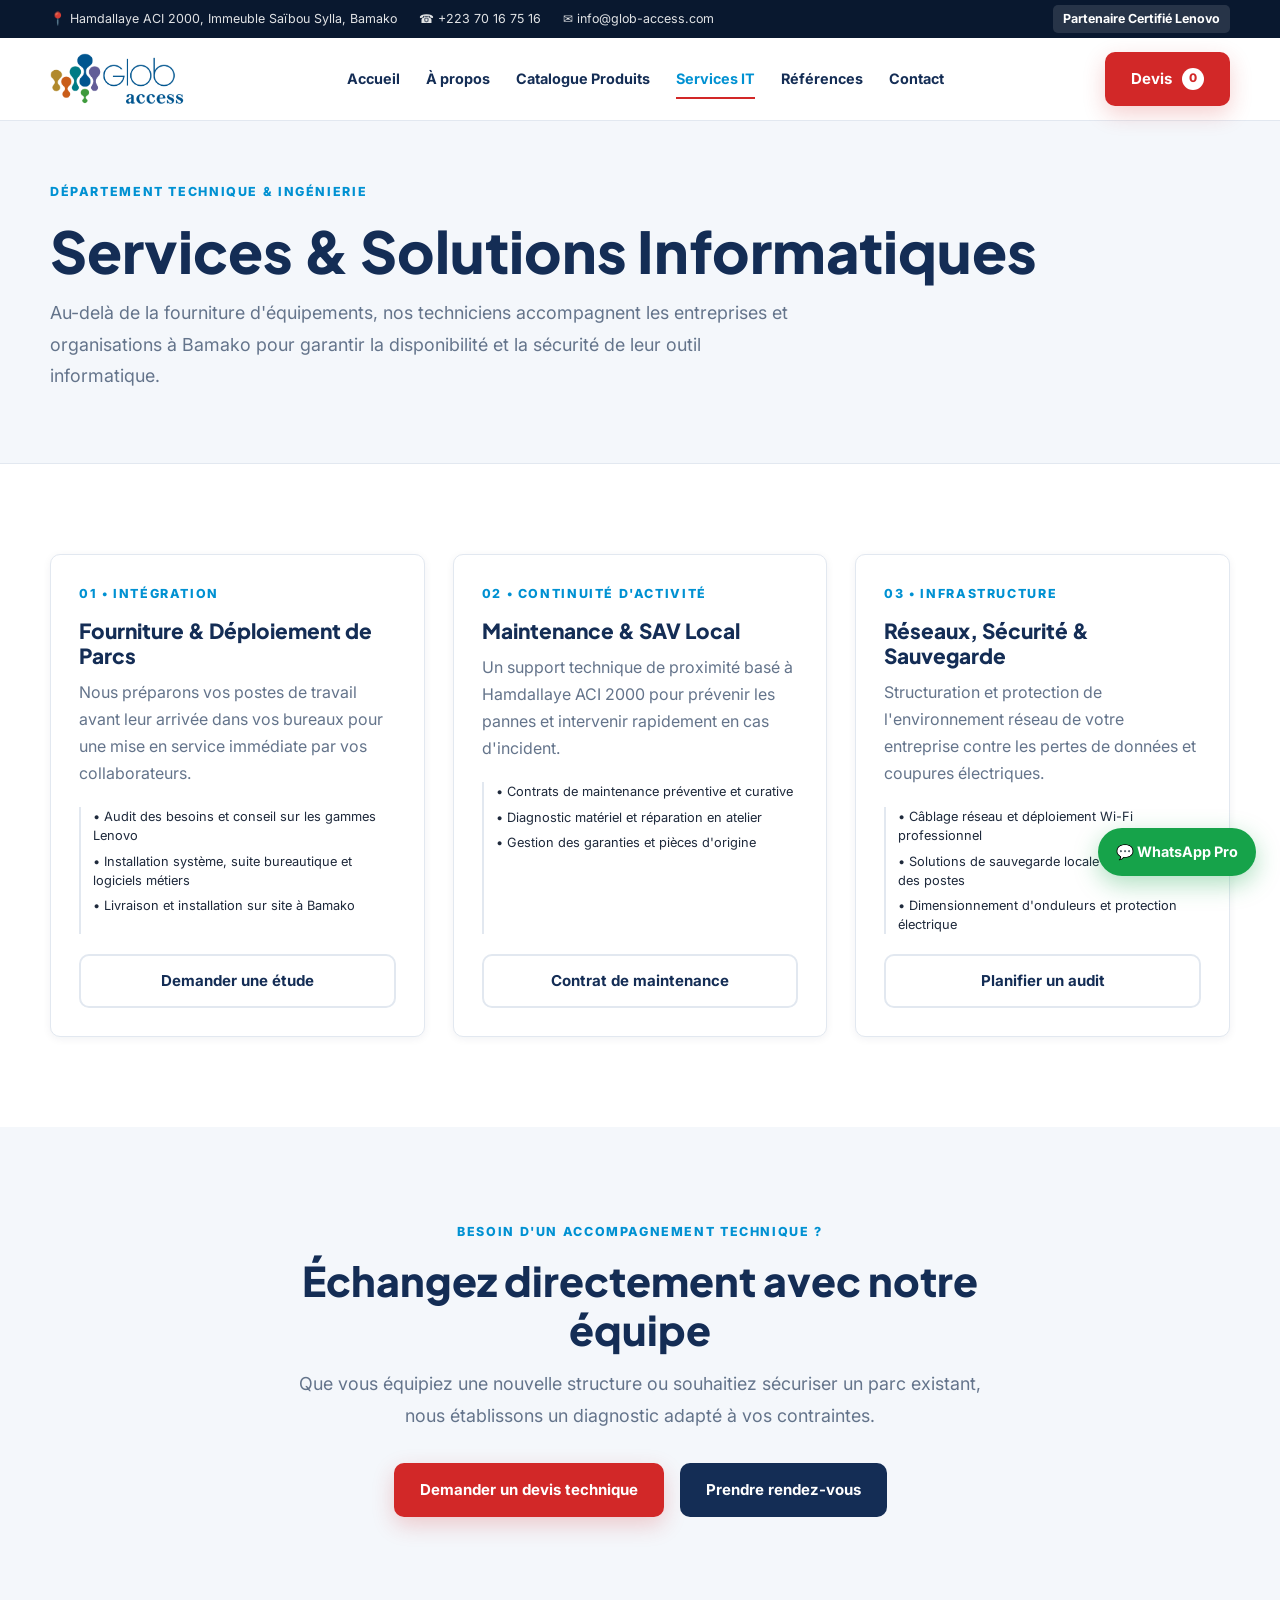
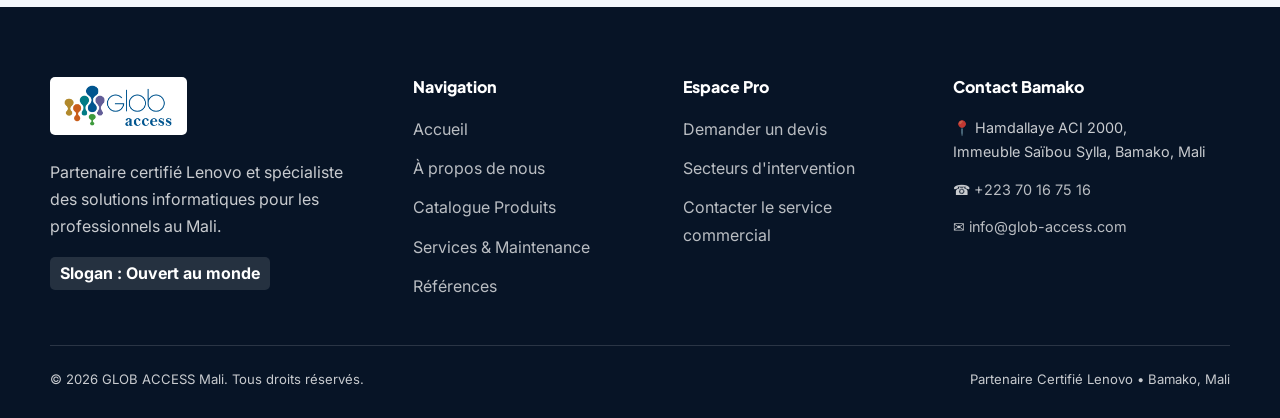
<file: services.html>
<!DOCTYPE html>
<html lang="fr">
<head>
  <meta charset="UTF-8">
  <meta name="viewport" content="width=device-width, initial-scale=1.0">
  
  <title>Services Informatiques, Maintenance & Réseaux à Bamako | GLOB ACCESS</title>
  <meta name="description" content="Département technique GLOB ACCESS à Bamako : déploiement de parcs informatiques Lenovo, contrats de maintenance préventive et curative, réseaux et sécurité IT au Mali.">
  <meta name="theme-color" content="#142D55">

  <!-- Icône du site -->
  <link rel="icon" href="assets/images/logo/favicon.png" type="image/png">
  
  <link rel="preconnect" href="https://fonts.googleapis.com">
  <link rel="preconnect" href="https://fonts.gstatic.com" crossorigin>
  <link href="https://fonts.googleapis.com/css2?family=Inter:wght@400;500;600;700&family=Plus+Jakarta+Sans:wght@600;700;800&display=swap" rel="stylesheet">

  <link rel="stylesheet" href="css/reset.css">
  <link rel="stylesheet" href="css/variables.css">
  <link rel="stylesheet" href="css/style.css">
  <link rel="stylesheet" href="css/components.css">
</head>
<body>

  <!-- BARRE SUPÉRIEURE -->
  <div class="top-bar">
    <div class="container top-bar-inner">
      <div class="top-bar-contacts">
        <span>📍 Hamdallaye ACI 2000, Immeuble Saïbou Sylla, Bamako</span>
        <a href="tel:+22370167516">☎ +223 70 16 75 16</a>
        <a href="mailto:info@glob-access.com">✉ info@glob-access.com</a>
      </div>
      <div>
        <span class="partner-tag">Partenaire Certifié Lenovo</span>
      </div>
    </div>
  </div>

  <!-- EN-TÊTE -->
  <header class="site-header">
    <div class="container header-inner">
      <!-- Logo Officiel avec repli automatique -->
      <a href="index.html" class="logo-link" aria-label="Accueil GLOB ACCESS">
        <img 
          src="assets/images/logo/logo-glob-access.png" 
          alt="Logo GLOB ACCESS - Ouvert au monde" 
          style="height: 52px; width: auto;"
          onerror="this.style.display='none'; document.getElementById('header-logo-fallback').style.display='flex';"
        >
        <div class="logo-text" id="header-logo-fallback" style="display: none;">
          <span class="logo-name">GLOB <span style="color: var(--color-accent);">ACCESS</span></span>
          <span class="logo-tagline">OUVERT AU MONDE</span>
        </div>
      </a>

      <nav class="main-nav" id="main-nav" aria-label="Navigation principale">
        <ul>
          <li><a href="index.html">Accueil</a></li>
          <li><a href="a-propos.html">À propos</a></li>
          <li><a href="produits.html">Catalogue Produits</a></li>
          <li><a href="services.html" class="active">Services IT</a></li>
          <li><a href="references.html">Références</a></li>
          <li><a href="contact.html">Contact</a></li>
        </ul>
      </nav>

      <div class="header-actions">
        <a href="devis.html" class="btn btn-primary">
          Devis <span class="quote-badge-count" id="header-quote-count">0</span>
        </a>
        <button class="mobile-menu-toggle" id="mobile-menu-btn" type="button" aria-label="Ouvrir le menu" aria-expanded="false">
          ☰
        </button>
      </div>
    </div>
  </header>

  <!-- CONTENU PRINCIPAL -->
  <main>
    <section class="section-alt" style="padding-block: 3.5rem; border-bottom: 1px solid var(--color-border);">
      <div class="container">
        <span class="eyebrow">Département Technique & Ingénierie</span>
        <h1>Services & Solutions Informatiques</h1>
        <p class="lead" style="max-width: 750px; margin-top: 0.75rem;">
          Au-delà de la fourniture d'équipements, nos techniciens accompagnent les entreprises et organisations à Bamako pour garantir la disponibilité et la sécurité de leur outil informatique.
        </p>
      </div>
    </section>

    <!-- LES 3 PILIERS DE SERVICES -->
    <section class="section">
      <div class="container grid-3">
        <article class="quote-box" style="display: flex; flex-direction: column;">
          <span class="eyebrow">01 • Intégration</span>
          <h3>Fourniture & Déploiement de Parcs</h3>
          <p style="color: var(--color-text-muted); margin-bottom: 1.25rem;">
            Nous préparons vos postes de travail avant leur arrivée dans vos bureaux pour une mise en service immédiate par vos collaborateurs.
          </p>
          <ul class="product-specs" style="flex-grow: 1;">
            <li>• Audit des besoins et conseil sur les gammes Lenovo</li>
            <li>• Installation système, suite bureautique et logiciels métiers</li>
            <li>• Livraison et installation sur site à Bamako</li>
          </ul>
          <a href="devis.html" class="btn btn-outline" style="width: 100%; margin-top: auto;">Demander une étude</a>
        </article>

        <article class="quote-box" style="display: flex; flex-direction: column;">
          <span class="eyebrow">02 • Continuité d'activité</span>
          <h3>Maintenance & SAV Local</h3>
          <p style="color: var(--color-text-muted); margin-bottom: 1.25rem;">
            Un support technique de proximité basé à Hamdallaye ACI 2000 pour prévenir les pannes et intervenir rapidement en cas d'incident.
          </p>
          <ul class="product-specs" style="flex-grow: 1;">
            <li>• Contrats de maintenance préventive et curative</li>
            <li>• Diagnostic matériel et réparation en atelier</li>
            <li>• Gestion des garanties et pièces d'origine</li>
          </ul>
          <a href="devis.html" class="btn btn-outline" style="width: 100%; margin-top: auto;">Contrat de maintenance</a>
        </article>

        <article class="quote-box" style="display: flex; flex-direction: column;">
          <span class="eyebrow">03 • Infrastructure</span>
          <h3>Réseaux, Sécurité & Sauvegarde</h3>
          <p style="color: var(--color-text-muted); margin-bottom: 1.25rem;">
            Structuration et protection de l'environnement réseau de votre entreprise contre les pertes de données et coupures électriques.
          </p>
          <ul class="product-specs" style="flex-grow: 1;">
            <li>• Câblage réseau et déploiement Wi-Fi professionnel</li>
            <li>• Solutions de sauvegarde locale et protection des postes</li>
            <li>• Dimensionnement d'onduleurs et protection électrique</li>
          </ul>
          <a href="devis.html" class="btn btn-outline" style="width: 100%; margin-top: auto;">Planifier un audit</a>
        </article>
      </div>
    </section>

    <!-- BANNIÈRE CTA -->
    <section class="section section-alt">
      <div class="container" style="text-align: center; max-width: 720px;">
        <span class="eyebrow">Besoin d'un accompagnement technique ?</span>
        <h2>Échangez directement avec notre équipe</h2>
        <p class="lead" style="margin-bottom: 2rem;">
          Que vous équipiez une nouvelle structure ou souhaitiez sécuriser un parc existant, nous établissons un diagnostic adapté à vos contraintes.
        </p>
        <div style="display: flex; justify-content: center; gap: 1rem; flex-wrap: wrap;">
          <a href="devis.html" class="btn btn-primary">Demander un devis technique</a>
          <a href="contact.html" class="btn btn-secondary">Prendre rendez-vous</a>
        </div>
      </div>
    </section>
  </main>

  <!-- PIED DE PAGE -->
  <footer class="site-footer">
    <div class="container">
      <div class="footer-grid">
        <div>
          <a href="index.html" style="display: inline-block; background-color: #FFFFFF; padding: 8px 14px; border-radius: var(--radius-sm); margin-bottom: 1rem;" aria-label="Accueil GLOB ACCESS">
            <img 
              src="assets/images/logo/logo-glob-access.png" 
              alt="Logo GLOB ACCESS - Ouvert au monde" 
              style="height: 42px; width: auto;"
              onerror="this.style.display='none'; this.parentElement.style.backgroundColor='transparent'; this.parentElement.style.padding='0'; this.nextElementSibling.style.display='inline-block';"
            >
            <span class="footer-logo" style="display: none; color: #FFFFFF; font-weight: 800;">GLOB ACCESS</span>
          </a>
          <p style="margin-bottom: 1rem;">Partenaire certifié Lenovo et spécialiste des solutions informatiques pour les professionnels au Mali.</p>
          <span class="partner-tag">Slogan : Ouvert au monde</span>
        </div>

        <div>
          <h4 class="footer-title">Navigation</h4>
          <ul class="footer-links">
            <li><a href="index.html">Accueil</a></li>
            <li><a href="a-propos.html">À propos de nous</a></li>
            <li><a href="produits.html">Catalogue Produits</a></li>
            <li><a href="services.html">Services & Maintenance</a></li>
            <li><a href="references.html">Références</a></li>
          </ul>
        </div>

        <div>
          <h4 class="footer-title">Espace Pro</h4>
          <ul class="footer-links">
            <li><a href="devis.html">Demander un devis</a></li>
            <li><a href="references.html">Secteurs d'intervention</a></li>
            <li><a href="contact.html">Contacter le service commercial</a></li>
          </ul>
        </div>

        <div>
          <h4 class="footer-title">Contact Bamako</h4>
          <p class="footer-contact-item">📍 Hamdallaye ACI 2000,<br>Immeuble Saïbou Sylla, Bamako, Mali</p>
          <p class="footer-contact-item">☎ <a href="tel:+22370167516">+223 70 16 75 16</a></p>
          <p class="footer-contact-item">✉ <a href="mailto:info@glob-access.com">info@glob-access.com</a></p>
        </div>
      </div>

      <div class="footer-bottom">
        <p>© <span class="current-year">2026</span> GLOB ACCESS Mali. Tous droits réservés.</p>
        <p>Partenaire Certifié Lenovo • Bamako, Mali</p>
      </div>
    </div>
  </footer>

  <a href="https://wa.me/22370167516?text=Bonjour%20GLOB%20ACCESS,%20je%20souhaite%20des%20informations%20sur%20vos%20services%20de%20maintenance%20et%20solutions%20IT." class="whatsapp-float" target="_blank" rel="noopener noreferrer">
    💬 WhatsApp Pro
  </a>

  <script src="js/main.js"></script>

  <!-- CODE DE SUIVI HUBSPOT CRM (Décommenter et remplacer TON_ID_HUBSPOT une fois prêt) -->
  <!-- <script type="text/javascript" id="hs-script-loader" async defer src="//js.hs-scripts.com/TON_ID_HUBSPOT.js"></script> -->
</body>
</html>
</file>
<file: css/variables.css>
/* ==========================================================
   GLOB ACCESS
   VARIABLES CSS - IDENTITÉ VISUELLE OFFICIELLE
   Fichier : css/variables.css
   ========================================================== */

:root {

  /* 1. COULEURS PRINCIPALES */
  --color-primary: #142D55;
  --color-primary-dark: #09182F;
  --color-primary-light: #234879;

  /* 2. COULEURS TECHNOLOGIQUES */
  --color-secondary: #3B82F6;
  --color-tech: #00B8D9;
  --color-tech-light: #67E8F9;

  /* 3. ROUGE CORPORATE */
  --color-accent: #D22828;
  --color-accent-hover: #B01E1E;

  /* 4. COULEURS DES FONDS */
  --color-bg-main: #FFFFFF;
  --color-bg-alt: #F4F7FB;
  --color-bg-dark: #09182F;
  --color-bg-card: #FFFFFF;

  /* 5. COULEURS DES TEXTES */
  --color-text-main: #1E293B;
  --color-text-muted: #64748B;
  --color-text-inverse: #FFFFFF;

  /* 6. COULEURS DE STATUT B2B (Indispensables pour components.css) */
  --color-status-ok: #15803D;
  --color-status-ok-bg: #DCFCE7;
  --color-status-quote: #1D4ED8;
  --color-status-quote-bg: #DBEAFE;

  /* 7. BORDURES ET OMBRES */
  --color-border: #E2E8F0;
  --shadow-sm: 0 2px 8px rgba(15, 35, 65, 0.06);
  --shadow-md: 0 10px 30px rgba(15, 35, 65, 0.10);
  --shadow-lg: 0 20px 50px rgba(15, 35, 65, 0.16);

  /* 8. TYPOGRAPHIE */
  --font-heading: 'Plus Jakarta Sans', 'Manrope', Arial, sans-serif;
  --font-body: 'Inter', Arial, sans-serif;

  /* 9. TAILLES DES TEXTES */
  --text-xs: 0.75rem;
  --text-sm: 0.875rem;
  --text-base: 1rem;
  --text-lg: 1.125rem;
  --text-xl: 1.25rem;
  --text-2xl: clamp(1.5rem, 2.5vw, 2rem);
  --text-3xl: clamp(2rem, 4vw, 3.5rem);
  --text-hero: clamp(2.5rem, 5vw, 4.5rem);

  /* 10. ESPACEMENTS */
  --container-max: 1240px;
  --container-padding: 24px;
  --section-space: clamp(60px, 8vw, 100px);

  /* 11. ARRONDIS */
  --radius-sm: 5px;
  --radius-md: 10px;
  --radius-lg: 18px;
  --radius-xl: 28px;
  --radius-full: 999px;

  /* 12. TRANSITIONS */
  --transition-fast: 0.2s ease;
  --transition-base: 0.3s ease;
  --transition-slow: 0.5s ease;

  /* 13. LARGEURS RESPONSIVES */
  --breakpoint-mobile: 576px;
  --breakpoint-tablet: 820px;
  --breakpoint-desktop: 1200px;

}
</file>
<file: css/style.css>
/* =========================================================
   GLOB ACCESS — STYLE PRINCIPAL UNIFIÉ
   Fichier : css/style.css
   ========================================================= */

/* 0. COMPATIBILITÉ DES VARIABLES
   --------------------------------------------------------- */
:root {
  --color-navy: var(--color-primary, #142D55);
  --color-navy-dark: var(--color-primary-dark, #07172f);
  --color-red: var(--color-accent, #D22828);
  --color-tech-blue: #0091D2;
  --color-tech-blue-dark: #006FA3;
  --color-tech-blue-light: #E0F4FD;
  --color-tech-cyan: #00C2FF;
  --color-white: var(--color-bg-main, #FFFFFF);
  --color-light: var(--color-bg-alt, #F8FAFC);
  --color-text: var(--color-text-main, #1E293B);
  --color-text-light: var(--color-text-muted, #64748B);
}

/* 1. BASE GÉNÉRALE
   --------------------------------------------------------- */
html {
  scroll-behavior: smooth;
  scroll-padding-top: 100px;
}

body {
  font-family: var(--font-body);
  color: var(--color-text);
  background: var(--color-white);
  line-height: 1.7;
  overflow-x: hidden;
}

img {
  display: block;
  max-width: 100%;
}

a {
  color: inherit;
  text-decoration: none;
}

button {
  font: inherit;
}

.container {
  width: min(1180px, calc(100% - 48px));
  margin-inline: auto;
}

.section {
  padding: 90px 0;
}

.section-alt {
  background: var(--color-light);
}

.section-header {
  max-width: 720px;
  margin-bottom: 45px;
}

.section-header.centered {
  margin-inline: auto;
  text-align: center;
}

.eyebrow {
  display: inline-block;
  margin-bottom: 14px;
  color: var(--color-tech-blue);
  font-size: 0.78rem;
  font-weight: 800;
  letter-spacing: 0.13em;
  text-transform: uppercase;
}

h1,
h2,
h3,
h4 {
  color: var(--color-navy);
  font-family: var(--font-heading);
  font-weight: 800;
  line-height: 1.2;
}

h1 {
  font-size: clamp(2.3rem, 4.5vw, 4.1rem);
}

h2 {
  font-size: clamp(1.85rem, 3.2vw, 2.75rem);
  margin-bottom: 14px;
}

h3 {
  font-size: 1.3rem;
  margin-bottom: 10px;
}

h4 {
  font-size: 1.05rem;
}

p {
  margin-bottom: 16px;
}

.lead {
  color: var(--color-text-light);
  font-size: 1.12rem;
  line-height: 1.75;
}

/* 2. BOUTONS & BADGE COMPTEUR DEVIS
   --------------------------------------------------------- */
.btn {
  display: inline-flex;
  align-items: center;
  justify-content: center;
  gap: 10px;
  min-height: 48px;
  padding: 12px 24px;
  border: 2px solid transparent;
  border-radius: var(--radius-md);
  font-size: 0.94rem;
  font-weight: 700;
  cursor: pointer;
  transition: transform 0.25s ease, background 0.25s ease,
              border-color 0.25s ease, box-shadow 0.25s ease;
}

.btn:hover {
  transform: translateY(-2px);
}

.btn-primary {
  color: var(--color-white);
  background: var(--color-red);
  box-shadow: 0 8px 22px rgba(210, 40, 40, 0.22);
}

.btn-primary:hover {
  background: #b91f1f;
  box-shadow: 0 12px 28px rgba(210, 40, 40, 0.3);
}

.btn-secondary {
  color: var(--color-white);
  background: var(--color-navy);
}

.btn-secondary:hover {
  background: var(--color-tech-blue-dark);
}

.btn-outline {
  color: var(--color-navy);
  border-color: var(--color-border);
  background: transparent;
}

.btn-outline:hover {
  color: var(--color-tech-blue);
  border-color: var(--color-tech-blue);
}

.btn-outline-light {
  color: var(--color-white);
  border-color: rgba(255, 255, 255, 0.55);
  background: transparent;
}

.btn-outline-light:hover {
  color: var(--color-navy);
  background: var(--color-white);
}

.quote-badge-count {
  display: inline-flex;
  align-items: center;
  justify-content: center;
  min-width: 22px;
  height: 22px;
  padding-inline: 6px;
  border-radius: 999px;
  background: var(--color-white);
  color: var(--color-red);
  font-size: 0.75rem;
  font-weight: 800;
  line-height: 1;
}

/* 3. BARRE SUPÉRIEURE
   --------------------------------------------------------- */
.top-bar {
  color: rgba(255, 255, 255, 0.88);
  background: var(--color-navy-dark);
  font-size: 0.78rem;
}

.top-bar-inner {
  display: flex;
  align-items: center;
  justify-content: space-between;
  gap: 20px;
  min-height: 38px;
}

.top-bar-contacts {
  display: flex;
  align-items: center;
  flex-wrap: wrap;
  gap: 22px;
}

.top-bar a:hover {
  color: var(--color-tech-cyan);
}

.partner-tag {
  display: inline-flex;
  align-items: center;
  gap: 7px;
  padding: 3px 10px;
  border-radius: var(--radius-sm);
  background: rgba(255, 255, 255, 0.12);
  color: var(--color-white);
  font-weight: 700;
}

/* 4. EN-TÊTE ET NAVIGATION
   --------------------------------------------------------- */
.site-header {
  position: sticky;
  top: 0;
  z-index: 1000;
  background: rgba(255, 255, 255, 0.97);
  border-bottom: 1px solid var(--color-border);
  backdrop-filter: blur(14px);
}

.header-inner {
  display: flex;
  align-items: center;
  justify-content: space-between;
  min-height: 82px;
  gap: 24px;
}

.logo-link {
  display: inline-flex;
  align-items: center;
  gap: 12px;
  flex-shrink: 0;
}

.logo-text {
  display: flex;
  flex-direction: column;
  line-height: 1.15;
}

.logo-name {
  color: var(--color-navy);
  font-size: 1.45rem;
  font-weight: 900;
  letter-spacing: -0.04em;
}

.logo-tagline {
  margin-top: 4px;
  color: var(--color-text-light);
  font-size: 0.67rem;
  font-weight: 600;
  letter-spacing: 0.08em;
}

.main-nav,
.main-nav ul {
  display: flex;
  align-items: center;
  gap: 26px;
}

.main-nav a {
  position: relative;
  display: inline-block;
  padding: 10px 0;
  color: var(--color-navy);
  font-size: 0.9rem;
  font-weight: 700;
  transition: color 0.2s ease;
}

.main-nav a::after {
  position: absolute;
  right: 0;
  bottom: 2px;
  left: 0;
  height: 2.5px;
  background: var(--color-red);
  content: "";
  transform: scaleX(0);
  transform-origin: left;
  transition: transform 0.25s ease;
}

.main-nav a:hover,
.main-nav a.active {
  color: var(--color-tech-blue);
}

.main-nav a:hover::after,
.main-nav a.active::after {
  transform: scaleX(1);
}

.header-actions {
  display: flex;
  align-items: center;
  gap: 12px;
}

.mobile-menu-toggle {
  display: none;
  width: 44px;
  height: 44px;
  flex-direction: column;
  align-items: center;
  justify-content: center;
  gap: 5px;
  border: 1px solid var(--color-border);
  border-radius: var(--radius-sm);
  color: var(--color-navy);
  background: var(--color-white);
  font-size: 1.4rem;
  cursor: pointer;
}

.mobile-menu-toggle span {
  display: block;
  width: 22px;
  height: 2px;
  background-color: var(--color-navy);
}

/* 5. HERO — ACCUEIL & FOND MATRIX
   --------------------------------------------------------- */
.hero {
  position: relative;
  isolation: isolate;
  overflow: hidden;
  padding: 95px 0 105px;
  color: var(--color-white);
  background: linear-gradient(120deg, #06152d 0%, #0b2c55 55%, #07518a 100%);
}

.matrix-canvas {
  position: absolute;
  z-index: 0;
  inset: 0;
  width: 100%;
  height: 100%;
  opacity: 0.48;
  pointer-events: none;
}

.hero::before {
  position: absolute;
  z-index: 0;
  inset: 0;
  background-image:
    linear-gradient(rgba(255, 255, 255, 0.035) 1px, transparent 1px),
    linear-gradient(90deg, rgba(255, 255, 255, 0.035) 1px, transparent 1px);
  background-size: 48px 48px;
  content: "";
  mask-image: linear-gradient(to right, transparent, black);
}

.hero::after {
  content: "";
  position: absolute;
  z-index: 0;
  inset: 0;
  pointer-events: none;
  background:
    radial-gradient(ellipse at 75% 45%, rgba(0, 194, 255, 0.22), transparent 45%),
    linear-gradient(90deg, rgba(5, 19, 42, 0.35), transparent 75%);
}

.hero-content {
  position: relative;
  z-index: 1;
  display: grid;
  grid-template-columns: 1.05fr 0.95fr;
  align-items: center;
  gap: 60px;
}

.hero-text {
  max-width: 650px;
}

.hero .eyebrow {
  color: var(--color-tech-cyan);
}

.hero h1 {
  margin-bottom: 24px;
  color: var(--color-white);
}

.hero h1 span {
  color: var(--color-tech-cyan);
}

.hero .lead {
  max-width: 580px;
  margin-bottom: 30px;
  color: rgba(255, 255, 255, 0.9);
}

.hero-actions {
  display: flex;
  flex-wrap: wrap;
  gap: 14px;
  margin-bottom: 34px;
}

.hero-trust {
  display: flex;
  flex-wrap: wrap;
  gap: 20px;
  color: rgba(255, 255, 255, 0.9);
  font-size: 0.85rem;
  font-weight: 600;
}

.hero-visual {
  position: relative;
  isolation: isolate;
  min-width: 0;
}

.hero-visual::before {
  content: "";
  position: absolute;
  z-index: -1;
  inset: 5%;
  border-radius: 50%;
  background: rgba(0, 174, 239, 0.28);
  filter: blur(75px);
}

.hero-image-frame {
  position: relative;
  overflow: visible;
  min-height: 420px;
}

.hero-image-frame img {
  width: 100%;
  height: 440px;
  object-fit: cover;
  -webkit-mask-image: radial-gradient(ellipse at center, #000 48%, rgba(0, 0, 0, 0.85) 65%, transparent 100%);
  mask-image: radial-gradient(ellipse at center, #000 48%, rgba(0, 0, 0, 0.85) 65%, transparent 100%);
  filter: saturate(0.95) contrast(1.05);
}

.hero-image-placeholder {
  display: none;
  min-height: 360px;
  align-items: center;
  justify-content: center;
  padding: 35px;
  border-radius: var(--radius-lg);
  color: rgba(255, 255, 255, 0.9);
  text-align: center;
  background:
    radial-gradient(circle at center, rgba(0, 194, 255, 0.2), transparent 55%),
    linear-gradient(145deg, #1c4770, #08182d);
}

.floating-card {
  position: absolute;
  right: -12px;
  bottom: 24px;
  max-width: 230px;
  padding: 16px 20px;
  border-left: 4px solid var(--color-red);
  border-radius: var(--radius-md);
  color: var(--color-navy);
  background: var(--color-white);
  box-shadow: 0 15px 40px rgba(0, 0, 0, 0.25);
  font-size: 0.88rem;
  font-weight: 700;
}

/* 6. PARTENAIRES
   --------------------------------------------------------- */
.partner-section {
  padding: 26px 0;
  border-bottom: 1px solid var(--color-border);
  background: var(--color-white);
}

.partner-inner {
  display: flex;
  align-items: center;
  justify-content: space-between;
  flex-wrap: wrap;
  gap: 24px;
}

.partner-logo {
  color: var(--color-navy);
  font-size: 1.25rem;
  font-weight: 900;
  letter-spacing: 0.08em;
}

.partner-inner p {
  margin: 0;
  color: var(--color-text-light);
  font-size: 0.9rem;
  font-weight: 600;
}

/* 7. GRILLES ET CARTES D'EXPERTISE
   --------------------------------------------------------- */
.grid-2,
.grid-3 {
  display: grid;
  gap: 28px;
}

.grid-2 {
  grid-template-columns: repeat(2, minmax(0, 1fr));
}

.grid-3 {
  grid-template-columns: repeat(3, minmax(0, 1fr));
}

.expertise-card {
  position: relative;
  overflow: hidden;
  display: flex;
  flex-direction: column;
  height: 100%;
  padding: 32px;
  border: 1px solid rgba(0, 145, 210, 0.16);
  border-radius: var(--radius-lg);
  background: var(--color-white);
  box-shadow: var(--shadow-sm);
  transition: transform 0.35s ease, box-shadow 0.35s ease, border-color 0.35s ease;
}

.expertise-card::before {
  content: "";
  position: absolute;
  top: 0;
  left: -100%;
  width: 100%;
  height: 3px;
  background: linear-gradient(90deg, transparent, #00c2ff, #142d55, transparent);
  transition: left 0.55s ease;
}

.expertise-card:hover {
  transform: translateY(-8px);
  border-color: #00aef0;
  box-shadow: 0 20px 45px rgba(0, 145, 210, 0.15);
}

.expertise-card:hover::before {
  left: 100%;
}

.expertise-icon {
  display: flex;
  width: 58px;
  height: 58px;
  align-items: center;
  justify-content: center;
  margin-bottom: 22px;
  border-radius: 16px;
  color: var(--color-tech-blue);
  background: var(--color-tech-blue-light);
  font-size: 1.6rem;
  transition: transform 0.35s ease, box-shadow 0.35s ease;
}

.expertise-card:hover .expertise-icon {
  transform: scale(1.08);
  box-shadow: 0 0 25px rgba(0, 194, 255, 0.25);
}

.expertise-card p {
  margin-bottom: 24px;
  color: var(--color-text-light);
  flex-grow: 1;
}

/* 8. SECTION TECHNOLOGIE — FUSION PROFESSIONNELLE SANS CADRE
   --------------------------------------------------------- */
.technology-section {
  position: relative;
  overflow: hidden;
  color: var(--color-white);
  background: var(--color-navy-dark);
}

.technology-section h2,
.technology-section h3 {
  color: var(--color-white);
}

.technology-grid {
  display: grid;
  grid-template-columns: 1fr 1fr;
  align-items: center;
  gap: 60px;
}

.technology-visual {
  position: relative;
  isolation: isolate;
  overflow: visible;
  min-height: 380px;
  border: none;
  background: transparent;
}

.technology-visual::before {
  content: "";
  position: absolute;
  z-index: -1;
  inset: 8%;
  border-radius: 50%;
  background: rgba(0, 145, 210, 0.25);
  filter: blur(65px);
}

.technology-visual img {
  width: 100%;
  height: 400px;
  object-fit: cover;
  border-radius: 0;
  -webkit-mask-image: radial-gradient(ellipse at center, #000 50%, rgba(0, 0, 0, 0.82) 68%, transparent 98%);
  mask-image: radial-gradient(ellipse at center, #000 50%, rgba(0, 0, 0, 0.82) 68%, transparent 98%);
  filter: saturate(0.95) contrast(1.05);
}

.technology-text .eyebrow {
  color: var(--color-tech-cyan);
}

.technology-text p {
  color: rgba(255, 255, 255, 0.8);
}

/* 9. APPEL À L'ACTION
   --------------------------------------------------------- */
.cta-section {
  padding: 75px 0;
  color: var(--color-white);
  background:
    radial-gradient(circle at 90% 20%, rgba(0, 194, 255, 0.18), transparent 35%),
    linear-gradient(110deg, #142d55, #0b426a);
}

.cta-content {
  display: flex;
  align-items: center;
  justify-content: space-between;
  gap: 35px;
}

.cta-content h2 {
  max-width: 700px;
  margin-bottom: 12px;
  color: var(--color-white);
}

.cta-content p {
  margin-bottom: 0;
  color: rgba(255, 255, 255, 0.82);
}

/* 10. PIED DE PAGE
   --------------------------------------------------------- */
.site-footer {
  padding: 70px 0 28px;
  color: rgba(255, 255, 255, 0.78);
  background: #071426;
}

.footer-grid {
  display: grid;
  grid-template-columns: 1.4fr 1fr 1fr 1.2fr;
  gap: 40px;
  padding-bottom: 45px;
}

.footer-logo {
  display: inline-block;
  margin-bottom: 18px;
  color: var(--color-white);
  font-size: 1.5rem;
  font-weight: 900;
}

.footer-title {
  margin-bottom: 20px;
  color: var(--color-white);
  font-size: 1rem;
}

.footer-links {
  display: flex;
  flex-direction: column;
  gap: 12px;
}

.footer-links a,
.footer-contact-item a {
  color: rgba(255, 255, 255, 0.72);
  transition: color 0.2s ease;
}

.footer-links a:hover,
.footer-contact-item a:hover {
  color: var(--color-tech-cyan);
}

.footer-contact-item {
  margin-bottom: 13px;
  font-size: 0.9rem;
}

.footer-bottom {
  display: flex;
  align-items: center;
  justify-content: space-between;
  gap: 20px;
  padding-top: 22px;
  border-top: 1px solid rgba(255, 255, 255, 0.14);
  font-size: 0.82rem;
}

.footer-bottom p {
  margin: 0;
}

/* 11. BOUTON WHATSAPP FLOTTANT
   --------------------------------------------------------- */
.whatsapp-float {
  position: fixed;
  z-index: 900;
  right: 24px;
  bottom: 24px;
  display: inline-flex;
  align-items: center;
  justify-content: center;
  gap: 8px;
  padding: 12px 18px;
  border-radius: 999px;
  color: var(--color-white);
  background: #16A34A;
  box-shadow: 0 8px 25px rgba(22, 163, 74, 0.35);
  font-size: 0.9rem;
  font-weight: 700;
  transition: transform 0.2s ease, background 0.2s ease;
}

.whatsapp-float:hover {
  transform: translateY(-3px);
  background: #15803D;
}

/* 12. APPARITION PROGRESSIVE DES SECTIONS (.reveal)
   --------------------------------------------------------- */
.reveal {
  opacity: 0;
  transform: translateY(30px);
  transition: opacity 0.75s ease, transform 0.75s ease;
}

.reveal.visible {
  opacity: 1;
  transform: translateY(0);
}

/* 13. RESPONSIVE — TABLETTES & MOBILES
   --------------------------------------------------------- */
@media (max-width: 1000px) {
  .main-nav,
  .main-nav ul {
    gap: 16px;
  }

  .hero-content {
    gap: 35px;
  }

  .footer-grid {
    grid-template-columns: repeat(2, 1fr);
  }

  .floating-card {
    right: 10px;
  }
}

@media (max-width: 820px) {
  .container {
    width: min(100% - 32px, 640px);
  }

  .section {
    padding: 65px 0;
  }

  .top-bar-inner {
    justify-content: center;
    padding: 8px 0;
  }

  .top-bar-contacts {
    justify-content: center;
    gap: 8px 16px;
  }

  .partner-tag {
    display: none;
  }

  .header-inner {
    min-height: 72px;
  }

  .mobile-menu-toggle {
    display: inline-flex;
  }

  .main-nav {
    position: absolute;
    top: 100%;
    right: 0;
    left: 0;
    display: none;
    flex-direction: column;
    align-items: stretch;
    padding: 12px 24px 20px;
    border-top: 1px solid var(--color-border);
    background: var(--color-white);
    box-shadow: var(--shadow-md);
  }

  .main-nav.open,
  .main-nav.is-open {
    display: flex;
  }

  .main-nav ul {
    flex-direction: column;
    align-items: stretch;
    gap: 0;
  }

  .main-nav a {
    display: block;
    padding: 13px 0;
    border-bottom: 1px solid var(--color-border);
  }

  .main-nav a::after {
    display: none;
  }

  .hero {
    padding: 70px 0 75px;
  }

  .hero-content,
  .technology-grid,
  .grid-2,
  .grid-3 {
    grid-template-columns: 1fr;
    gap: 32px;
  }

  .hero-image-frame {
    min-height: 290px;
  }

  .hero-image-frame img {
    height: 320px;
  }

  .technology-visual {
    min-height: 300px;
  }

  .technology-visual img {
    height: 310px;
  }

  .floating-card {
    right: 12px;
    bottom: 12px;
    max-width: 200px;
    padding: 12px 15px;
  }

  .cta-content {
    align-items: flex-start;
    flex-direction: column;
  }

  .footer-grid {
    grid-template-columns: 1fr;
    gap: 28px;
  }

  .footer-bottom {
    align-items: flex-start;
    flex-direction: column;
  }
}

@media (prefers-reduced-motion: reduce) {
  .matrix-canvas {
    display: none;
  }
  .reveal {
    opacity: 1;
    transform: none;
    transition: none;
  }
}/* =========================================================
   14. SECTION "ILS NOUS FONT CONFIANCE" (LOGOS CLIENTS)
   ========================================================= */
.clients-trust-section {
  padding: 65px 0;
  background: var(--color-light);
  border-top: 1px solid var(--color-border);
  border-bottom: 1px solid var(--color-border);
}

.clients-logos-grid {
  display: grid;
  grid-template-columns: repeat(5, minmax(0, 1fr));
  gap: 20px;
  align-items: center;
}

.client-logo-card {
  display: flex;
  align-items: center;
  justify-content: center;
  height: 92px;
  padding: 16px 22px;
  background: var(--color-white);
  border: 1px solid var(--color-border);
  border-radius: var(--radius-md);
  box-shadow: var(--shadow-sm);
  transition: transform 0.25s ease, border-color 0.25s ease, box-shadow 0.25s ease;
}

.client-logo-card:hover {
  transform: translateY(-4px);
  border-color: var(--color-tech-blue);
  box-shadow: 0 12px 28px rgba(20, 45, 85, 0.08);
}

.client-logo-card img {
  max-height: 48px;
  max-width: 145px;
  width: auto;
  object-fit: contain;
  filter: grayscale(100%) opacity(0.75);
  transition: filter 0.3s ease, transform 0.3s ease;
}

.client-logo-card:hover img {
  filter: grayscale(0%) opacity(1);
  transform: scale(1.04);
}

.client-logo-fallback {
  font-family: var(--font-heading);
  font-weight: 800;
  font-size: 0.92rem;
  color: var(--color-navy);
  text-align: center;
  letter-spacing: 0.03em;
}

@media (max-width: 960px) {
  .clients-logos-grid {
    grid-template-columns: repeat(3, minmax(0, 1fr));
  }
}

@media (max-width: 600px) {
  .clients-logos-grid {
    grid-template-columns: repeat(2, minmax(0, 1fr));
    gap: 14px;
  }
}/* =========================================================
   LOGO OFFICIEL LENOVO DANS LA BANDE PARTENAIRE
   ========================================================= */
.partner-logo-box {
  display: flex;
  align-items: center;
  justify-content: center;
  padding: 6px 18px;
}

.partner-logo-box img {
  height: 36px;
  width: auto;
  object-fit: contain;
}

/* Badge rouge officiel Lenovo (s'affiche automatiquement si le fichier image est absent) */
.lenovo-official-badge {
  display: inline-flex;
  align-items: center;
  justify-content: center;
  padding: 7px 22px;
  background-color: #E2231A;
  color: #FFFFFF;
  font-family: 'Plus Jakarta Sans', 'Inter', sans-serif;
  font-size: 1.35rem;
  font-weight: 800;
  letter-spacing: -0.02em;
  border-radius: 3px;
  line-height: 1;
}
</file>
<file: css/components.css>
/* =========================================================
   GLOB ACCESS — COMPOSANTS DU CATALOGUE, DEVIS & FORMULAIRES
   Design professionnel B2B
   Fichier : css/components.css
   ========================================================= */

/* 1. FILTRES DES CATÉGORIES
   --------------------------------------------------------- */
.catalogue-filters,
.filter-bar {
  display: flex;
  flex-wrap: wrap;
  gap: 10px;
  margin-bottom: 32px;
  padding-bottom: 20px;
  border-bottom: 1px solid var(--color-border);
}

.filter-btn {
  position: relative;
  padding: 11px 20px;
  border: 1px solid var(--color-border);
  border-radius: 30px;
  color: var(--color-navy);
  background: var(--color-white);
  font-size: 0.88rem;
  font-weight: 700;
  cursor: pointer;
  transition: all 0.3s ease;
}

.filter-btn:hover,
.filter-btn.active {
  border-color: var(--color-tech-blue);
  color: var(--color-white);
  background: var(--color-tech-blue);
  box-shadow: 0 5px 18px rgba(0, 145, 210, 0.18);
}

/* 2. GRILLE DES PRODUITS
   --------------------------------------------------------- */
.products-grid,
.grid-3:has(.product-card) {
  display: grid;
  grid-template-columns: repeat(3, minmax(0, 1fr));
  gap: 28px;
  align-items: stretch;
}

/* 3. CARTE PRODUIT
   --------------------------------------------------------- */
.product-card {
  position: relative;
  display: flex;
  overflow: hidden;
  flex-direction: column;
  min-width: 0;
  border: 1px solid rgba(20, 45, 85, 0.10);
  border-radius: 16px;
  background: var(--color-white);
  box-shadow: 0 5px 20px rgba(20, 45, 85, 0.06);
  transition:
    transform 0.35s ease,
    box-shadow 0.35s ease,
    border-color 0.35s ease;
}

.product-card::before {
  content: "";
  position: absolute;
  z-index: 2;
  top: 0;
  left: -100%;
  width: 100%;
  height: 3px;
  background: linear-gradient(
    90deg,
    transparent,
    #00c2ff,
    #ffffff,
    transparent
  );
  transition: left 0.6s ease;
}

.product-card:hover {
  transform: translateY(-8px);
  border-color: rgba(0, 174, 239, 0.55);
  box-shadow: 0 18px 40px rgba(20, 45, 85, 0.12);
}

.product-card:hover::before {
  left: 100%;
}

/* 4. IMAGE PRODUIT & BADGE MARQUE
   --------------------------------------------------------- */
.product-image,
.product-image-box {
  position: relative;
  display: flex;
  overflow: hidden;
  height: 230px;
  align-items: center;
  justify-content: center;
  padding: 24px;
  background:
    radial-gradient(
      circle at center,
      rgba(0, 174, 239, 0.09),
      transparent 70%
    ),
    #f4f7fb;
  border-bottom: 1px solid rgba(20, 45, 85, 0.06);
}

.product-image img,
.product-image-box img {
  width: 100%;
  height: 100%;
  max-height: 185px;
  object-fit: contain;
  transition: transform 0.45s ease;
}

.product-card:hover .product-image img,
.product-card:hover .product-image-box img {
  transform: scale(1.07);
}

.brand-badge {
  position: absolute;
  z-index: 2;
  top: 12px;
  left: 12px;
  padding: 4px 10px;
  border-radius: var(--radius-sm);
  background-color: var(--color-navy);
  color: var(--color-white);
  font-size: 0.72rem;
  font-weight: 800;
  letter-spacing: 0.05em;
  text-transform: uppercase;
}

.product-image-placeholder {
  color: var(--color-text-light);
  font-size: 0.9rem;
  text-align: center;
}

/* 5. INFORMATIONS & SPÉCIFICATIONS PRODUIT
   --------------------------------------------------------- */
.product-info,
.product-body {
  display: flex;
  flex: 1;
  flex-direction: column;
  padding: 23px;
}

.product-category,
.product-segment {
  display: inline-block;
  margin-bottom: 8px;
  color: var(--color-tech-blue);
  font-size: 0.73rem;
  font-weight: 800;
  letter-spacing: 0.09em;
  text-transform: uppercase;
}

.product-card h3,
.product-title {
  margin-bottom: 10px;
  color: var(--color-navy);
  font-size: 1.1rem;
  font-weight: 800;
  line-height: 1.4;
}

.product-description,
.product-desc {
  margin-bottom: 16px;
  color: var(--color-text-light);
  font-size: 0.9rem;
  line-height: 1.65;
}

.product-specs {
  display: flex;
  flex-direction: column;
  gap: 6px;
  margin-bottom: 20px;
  padding-left: 12px;
  border-left: 2px solid var(--color-border);
  color: var(--color-text);
  font-size: 0.8rem;
  line-height: 1.5;
}

/* 6. PIED DE CARTE & BOUTONS PRODUIT
   --------------------------------------------------------- */
.product-footer {
  display: flex;
  flex-direction: column;
  gap: 12px;
  margin-top: auto;
  padding-top: 16px;
  border-top: 1px solid var(--color-border);
}

.product-actions {
  display: flex;
  flex-wrap: wrap;
  gap: 10px;
  margin-top: auto;
}

.product-actions .btn,
.product-footer .btn {
  width: 100%;
  min-height: 46px;
  padding: 11px 16px;
  border-radius: 8px;
  font-size: 0.86rem;
  font-weight: 700;
}

/* 7. ÉTIQUETTES DE DISPONIBILITÉ B2B
   --------------------------------------------------------- */
.status-pill {
  display: inline-flex;
  align-items: center;
  gap: 7px;
  width: fit-content;
  padding: 5px 12px;
  border-radius: 30px;
  font-size: 0.74rem;
  font-weight: 750;
}

.status-available,
.status-ok {
  color: var(--color-status-ok, #15803D);
  background: var(--color-status-ok-bg, #DCFCE7);
}

.status-on-request,
.status-quote {
  color: var(--color-status-quote, #1D4ED8);
  background: var(--color-status-quote-bg, #DBEAFE);
}

.status-unavailable {
  color: #a33b3b;
  background: #fceaea;
}

/* 8. COMPTEUR DU DEVIS
   --------------------------------------------------------- */
.quote-count,
.quote-badge-count {
  display: inline-flex;
  min-width: 22px;
  height: 22px;
  align-items: center;
  justify-content: center;
  padding: 0 6px;
  border-radius: 50px;
  color: var(--color-white);
  background: var(--color-red);
  font-size: 0.74rem;
  font-weight: 800;
}

.btn-primary .quote-count,
.btn-primary .quote-badge-count {
  background: var(--color-white);
  color: var(--color-red);
}

/* 9. MISE EN PAGE DEVIS, CONTACT & BOÎTES INSTITUTIONNELLES
   --------------------------------------------------------- */
.quote-layout {
  display: grid;
  grid-template-columns: 1fr 1.2fr;
  gap: 32px;
  align-items: start;
}

.quote-box {
  background-color: var(--color-white);
  border: 1px solid var(--color-border);
  border-radius: var(--radius-md);
  padding: 28px;
  box-shadow: var(--shadow-sm);
}

.quote-list {
  display: flex;
  flex-direction: column;
  gap: 14px;
}

.quote-item {
  display: flex;
  align-items: center;
  justify-content: space-between;
  gap: 15px;
  padding: 16px 0;
  border-bottom: 1px solid var(--color-border);
}

.quote-item:last-child {
  border-bottom: none;
}

.quote-item-name {
  color: var(--color-navy);
  font-weight: 750;
}

.qty-controls {
  display: flex;
  align-items: center;
  gap: 8px;
}

.qty-btn {
  display: inline-flex;
  align-items: center;
  justify-content: center;
  width: 30px;
  height: 30px;
  border: 1px solid var(--color-border);
  border-radius: var(--radius-sm);
  background: var(--color-white);
  color: var(--color-navy);
  font-weight: 800;
  cursor: pointer;
  transition: background 0.2s ease, border-color 0.2s ease;
}

.qty-btn:hover {
  background: var(--color-light);
  border-color: var(--color-navy);
}

.quote-remove {
  border: 0;
  color: var(--color-red);
  background: transparent;
  font-size: 0.85rem;
  font-weight: 700;
  cursor: pointer;
}

.quote-remove:hover {
  text-decoration: underline;
}

.quote-empty {
  padding: 40px 20px;
  border: 1px dashed var(--color-border);
  border-radius: 12px;
  color: var(--color-text-light);
  text-align: center;
}

/* 10. FORMULAIRES B2B SÉCURISÉS & HUBSPOT
   --------------------------------------------------------- */
.form-grid {
  display: grid;
  grid-template-columns: 1fr 1fr;
  gap: 18px;
}

.form-group {
  display: flex;
  flex-direction: column;
  gap: 6px;
  margin-bottom: 18px;
}

.form-group label {
  font-family: var(--font-heading);
  font-size: 0.88rem;
  font-weight: 700;
  color: var(--color-navy);
}

.form-control {
  width: 100%;
  padding: 12px 14px;
  border: 1px solid var(--color-border);
  border-radius: var(--radius-sm);
  font-size: 0.95rem;
  color: var(--color-text);
  background-color: var(--color-white);
  transition: border-color 0.2s ease, box-shadow 0.2s ease;
}

.form-control:focus {
  outline: none;
  border-color: var(--color-tech-blue);
  box-shadow: 0 0 0 3px rgba(0, 145, 210, 0.14);
}

/* Champ anti-spam invisible (Honeypot) */
.hp-field {
  display: none !important;
  visibility: hidden !important;
  opacity: 0;
  height: 0;
  width: 0;
  overflow: hidden;
}

.form-feedback {
  display: none;
  margin-top: 16px;
  padding: 14px 16px;
  border-radius: var(--radius-sm);
  font-size: 0.9rem;
  line-height: 1.5;
}

.form-feedback.success {
  display: block;
  background-color: var(--color-status-ok-bg, #DCFCE7);
  color: var(--color-status-ok, #15803D);
  border: 1px solid var(--color-status-ok, #15803D);
}

.form-feedback.error {
  display: block;
  background-color: #FEE2E2;
  color: #B91C1C;
  border: 1px solid #B91C1C;
}

/* 11. NOTIFICATIONS (TOAST)
   --------------------------------------------------------- */
.toast,
.toast-notification {
  position: fixed;
  z-index: 2000;
  right: 24px;
  bottom: 95px;
  max-width: min(360px, calc(100% - 48px));
  padding: 15px 20px;
  border-left: 4px solid var(--color-red);
  border-radius: 10px;
  color: var(--color-white);
  background: var(--color-navy);
  box-shadow: var(--shadow-lg);
  font-size: 0.9rem;
  font-weight: 650;
  opacity: 0;
  pointer-events: none;
  transform: translateY(15px);
  transition:
    opacity 0.25s ease,
    transform 0.25s ease;
}

.toast.show,
.toast-notification.show {
  opacity: 1;
  transform: translateY(0);
}

.toast.success {
  background: #187746;
}

.toast.error {
  background: #b91f1f;
}

/* 12. ÉTAT VIDE ET CHARGEMENT
   --------------------------------------------------------- */
.catalogue-empty,
.catalogue-loading {
  grid-column: 1 / -1;
  padding: 45px 20px;
  color: var(--color-text-light);
  text-align: center;
}

/* 13. RESPONSIVE TABLETTE & MOBILE
   --------------------------------------------------------- */
@media (max-width: 900px) {
  .products-grid,
  .grid-3:has(.product-card) {
    grid-template-columns: repeat(2, minmax(0, 1fr));
    gap: 20px;
  }

  .quote-layout,
  .form-grid {
    grid-template-columns: 1fr;
  }
}

@media (max-width: 560px) {
  .products-grid,
  .grid-3:has(.product-card) {
    grid-template-columns: 1fr;
  }

  .product-image,
  .product-image-box {
    height: 210px;
  }

  .catalogue-filters,
  .filter-bar {
    gap: 8px;
  }

  .filter-btn {
    padding: 9px 14px;
    font-size: 0.82rem;
  }

  .product-info,
  .product-body {
    padding: 19px;
  }

  .quote-item {
    align-items: flex-start;
    flex-direction: column;
  }

  .toast,
  .toast-notification {
    right: 16px;
    bottom: 85px;
  }
}

/* 14. ACCESSIBILITÉ
   --------------------------------------------------------- */
@media (prefers-reduced-motion: reduce) {
  .product-card,
  .product-card::before,
  .product-image img,
  .product-image-box img,
  .filter-btn,
  .product-actions .btn,
  .toast,
  .toast-notification {
    transition: none;
  }

  .product-card:hover,
  .product-actions .btn:hover {
    transform: none;
  }
}
</file>
